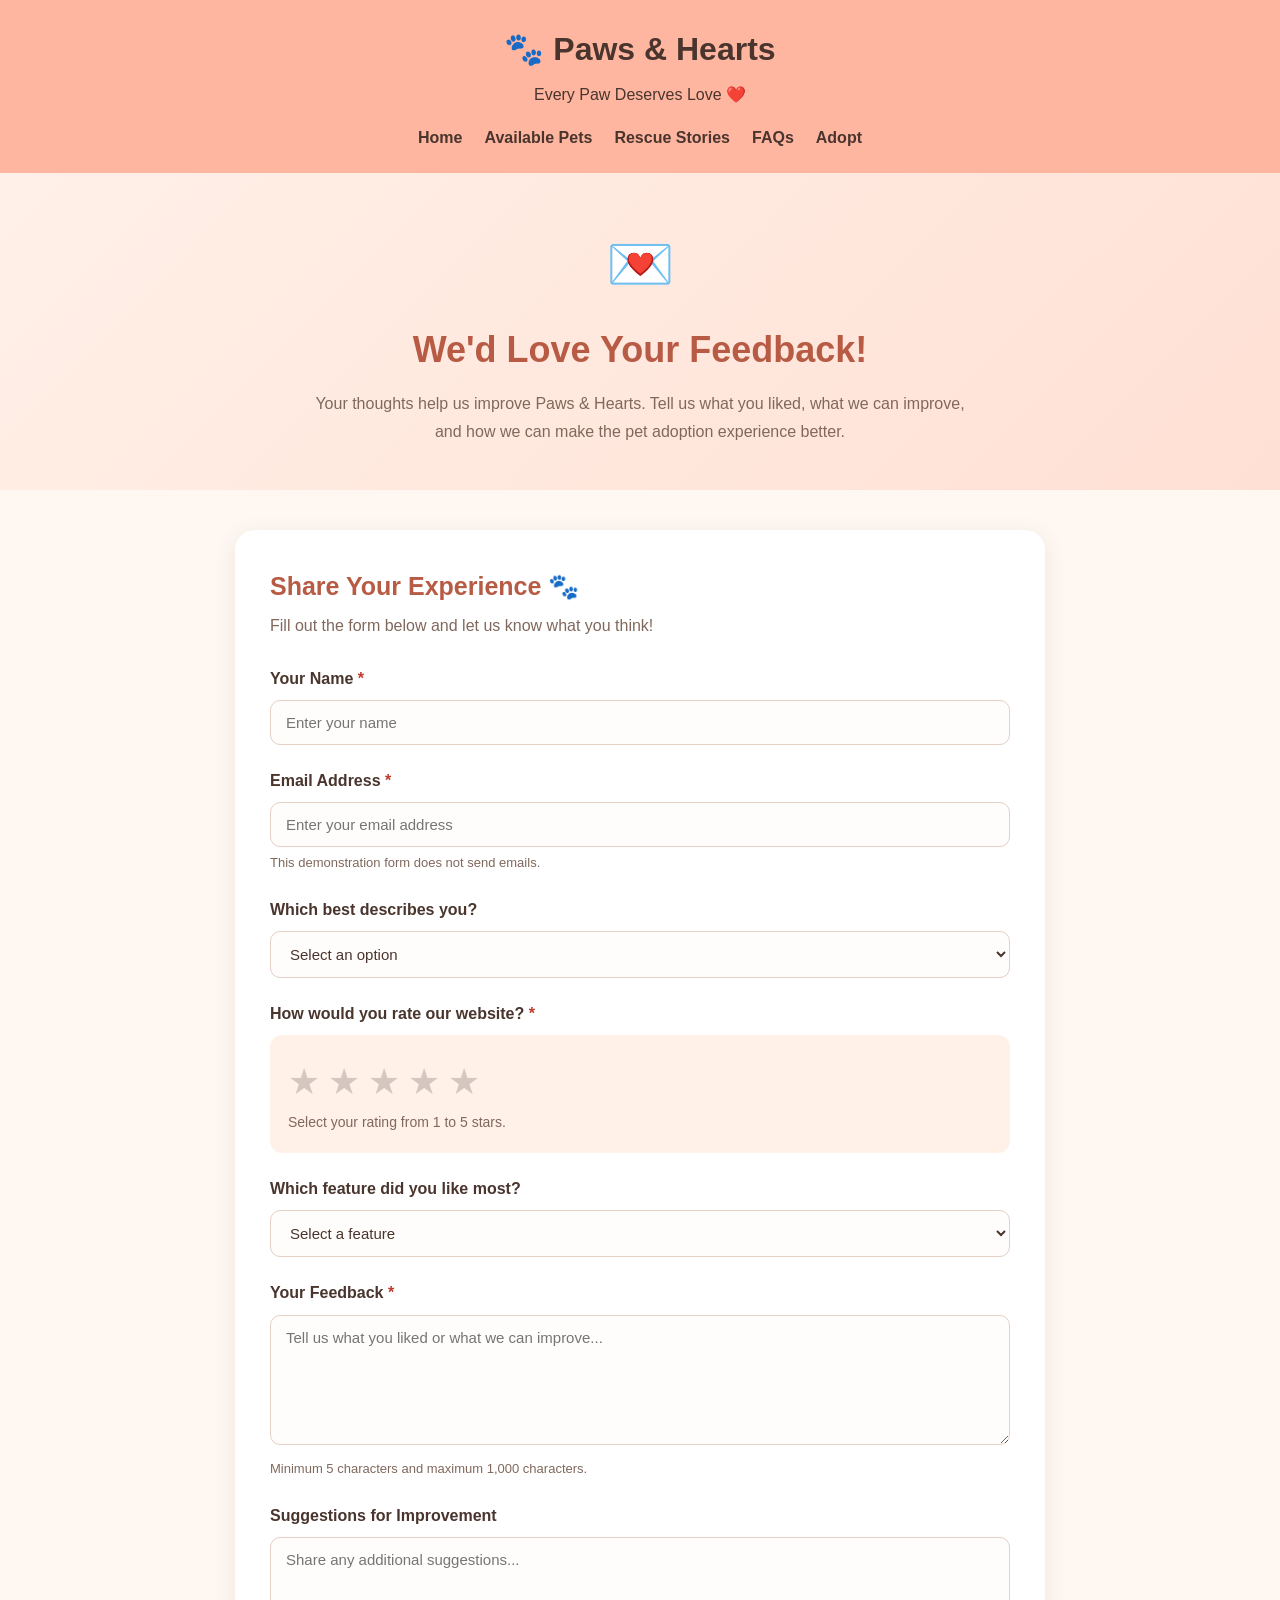
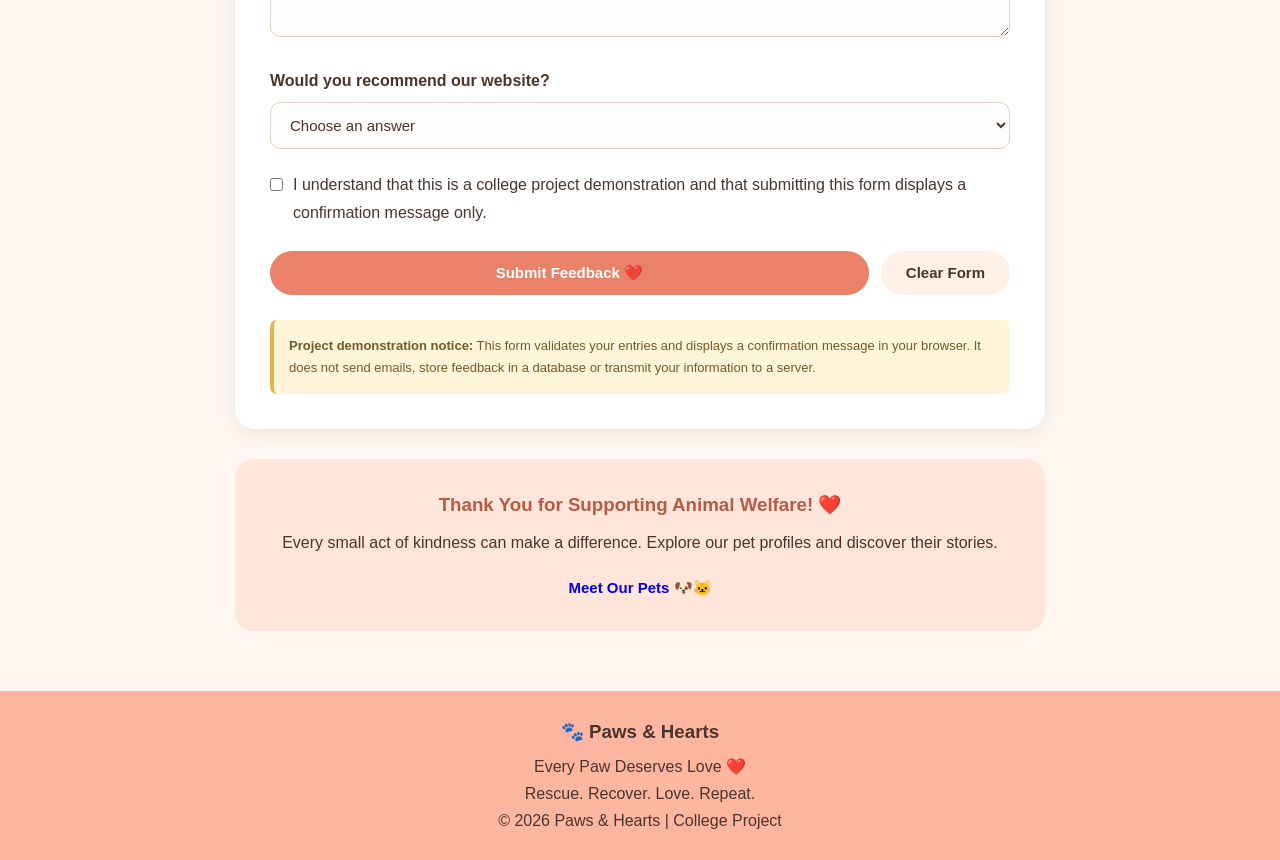
<file: feedback.html>
<!DOCTYPE html>
<html lang="en">

<head>
    <meta charset="UTF-8">
    <meta name="viewport" content="width=device-width, initial-scale=1.0">

    <title>Feedback | Paws & Hearts</title>

    <style>
        * {
            margin: 0;
            padding: 0;
            box-sizing: border-box;
        }

        :root {
            --primary: #b75b45;
            --accent: #e98269;
            --background: #fff8f2;
            --soft: #fff0e8;
            --text: #49352d;
            --muted: #80685d;
        }

        body {
            font-family: Arial, sans-serif;
            background: var(--background);
            color: var(--text);
            line-height: 1.7;
        }

        /* HEADER */

        header {
            background: #ffb6a0;
            padding: 22px 7%;
            text-align: center;
        }

        header h1 {
            font-size: 32px;
        }

        header p {
            margin: 5px 0 15px;
        }

        nav {
            display: flex;
            justify-content: center;
            flex-wrap: wrap;
            gap: 22px;
        }

        nav a {
            text-decoration: none;
            color: var(--text);
            font-weight: bold;
            transition: 0.3s;
        }

        nav a:hover {
            color: white;
        }

        /* HERO */

        .hero {
            text-align: center;
            padding: 45px 20px;
            background: linear-gradient(
                135deg,
                #fff0e8,
                #ffe0d4
            );
        }

        .hero .icon {
            font-size: 55px;
            margin-bottom: 8px;
        }

        .hero h2 {
            color: var(--primary);
            font-size: 36px;
            margin-bottom: 10px;
        }

        .hero p {
            max-width: 650px;
            margin: auto;
            color: var(--muted);
        }

        /* MAIN */

        .container {
            max-width: 850px;
            margin: 40px auto 60px;
            padding: 0 20px;
        }

        .feedback-card {
            background: white;
            padding: 35px;
            border-radius: 20px;
            box-shadow: 0 5px 22px rgba(80, 50, 35, 0.10);
        }

        .feedback-card h3 {
            color: var(--primary);
            font-size: 25px;
            margin-bottom: 5px;
        }

        .intro {
            color: var(--muted);
            margin-bottom: 25px;
        }

        /* FORM */

        .form-group {
            margin-bottom: 22px;
        }

        label {
            display: block;
            font-weight: bold;
            margin-bottom: 8px;
        }

        input,
        select,
        textarea {
            width: 100%;
            padding: 13px 15px;
            border: 1px solid #e6cfc5;
            border-radius: 10px;
            font-family: Arial, sans-serif;
            font-size: 15px;
            background: #fffdfb;
            color: var(--text);
            outline: none;
            transition: 0.3s;
        }

        input:focus,
        select:focus,
        textarea:focus {
            border-color: var(--accent);
            box-shadow: 0 0 0 3px rgba(233, 130, 105, 0.13);
        }

        textarea {
            resize: vertical;
            min-height: 130px;
        }

        .required {
            color: #c0392b;
        }

        .hint {
            display: block;
            font-size: 13px;
            color: var(--muted);
            margin-top: 5px;
        }

        /* STAR RATING */

        .rating-box {
            background: var(--soft);
            padding: 18px;
            border-radius: 12px;
        }

        .stars {
            display: flex;
            gap: 8px;
            margin: 8px 0;
        }

        .star {
            border: none;
            background: transparent;
            color: #d5c6bf;
            font-size: 36px;
            cursor: pointer;
            transition: 0.2s;
            padding: 0;
        }

        .star:hover {
            transform: scale(1.12);
        }

        .star.selected {
            color: #ffb52e;
        }

        #ratingText {
            font-size: 14px;
            color: var(--muted);
        }

        /* CHECKBOX */

        .checkbox-row {
            display: flex;
            align-items: flex-start;
            gap: 10px;
        }

        .checkbox-row input {
            width: auto;
            margin-top: 7px;
        }

        .checkbox-row label {
            font-weight: normal;
            margin: 0;
        }

        /* BUTTONS */

        .button-row {
            display: flex;
            flex-wrap: wrap;
            gap: 12px;
            margin-top: 25px;
        }

        .button {
            border: none;
            border-radius: 30px;
            padding: 13px 25px;
            font-size: 15px;
            font-weight: bold;
            text-decoration: none;
            text-align: center;
            cursor: pointer;
            transition: 0.3s;
        }

        .submit-button {
            background: var(--accent);
            color: white;
            flex: 1;
        }

        .submit-button:hover {
            background: var(--primary);
            transform: translateY(-2px);
        }

        .reset-button {
            background: var(--soft);
            color: var(--text);
        }

        .reset-button:hover {
            background: #f8d8ca;
        }

        /* SUCCESS MESSAGE */

        .success-message {
            display: none;
            background: #e6f7e9;
            border: 1px solid #b7e4c0;
            color: #245d32;
            border-radius: 14px;
            padding: 22px;
            text-align: center;
            margin-top: 25px;
        }

        .success-message h3 {
            color: #245d32;
            margin-bottom: 8px;
        }

        .success-icon {
            font-size: 45px;
        }

        /* PRIVACY NOTE */

        .privacy-note {
            background: #fff5d9;
            border-left: 4px solid #e5b44f;
            padding: 15px;
            border-radius: 7px;
            font-size: 13px;
            margin-top: 25px;
            color: #725a2d;
        }

        /* BOTTOM CARD */

        .bottom-card {
            text-align: center;
            padding: 30px 20px;
            margin-top: 30px;
            background: #ffe5da;
            border-radius: 18px;
        }

        .bottom-card h3 {
            color: var(--primary);
            margin-bottom: 8px;
        }

        .bottom-card p {
            margin-bottom: 18px;
        }

        /* FOOTER */

        footer {
            background: #ffb6a0;
            text-align: center;
            padding: 25px 15px;
        }

        footer h3 {
            margin-bottom: 5px;
        }

        /* RESPONSIVE */

        @media (max-width: 600px) {

            header h1 {
                font-size: 27px;
            }

            nav {
                gap: 12px;
            }

            nav a {
                font-size: 14px;
            }

            .hero h2 {
                font-size: 29px;
            }

            .container {
                margin-top: 25px;
            }

            .feedback-card {
                padding: 23px 18px;
            }

            .feedback-card h3 {
                font-size: 22px;
            }

            .star {
                font-size: 32px;
            }

            .button-row {
                flex-direction: column;
            }

            .button-row .button {
                width: 100%;
            }
        }
    </style>

</head>

<body>

    <!-- HEADER -->

    <header>

        <h1>🐾 Paws & Hearts</h1>

        <p>Every Paw Deserves Love ❤️</p>

        <nav>
            <a href="index.html">Home</a>
            <a href="pets.html">Available Pets</a>
            <a href="rescue.html">Rescue Stories</a>
            <a href="questions.html">FAQs</a>
            <a href="adopt.html">Adopt</a>
        </nav>

    </header>


    <!-- HERO SECTION -->

    <section class="hero">

        <div class="icon">💌</div>

        <h2>We'd Love Your Feedback!</h2>

        <p>
            Your thoughts help us improve Paws & Hearts.
            Tell us what you liked, what we can improve,
            and how we can make the pet adoption experience better.
        </p>

    </section>


    <!-- FEEDBACK FORM -->

    <main class="container">

        <section class="feedback-card">

            <h3>Share Your Experience 🐾</h3>

            <p class="intro">
                Fill out the form below and let us know what you think!
            </p>


            <form id="feedbackForm">

                <!-- NAME -->

                <div class="form-group">

                    <label for="name">
                        Your Name <span class="required">*</span>
                    </label>

                    <input
                        type="text"
                        id="name"
                        name="name"
                        placeholder="Enter your name"
                        minlength="2"
                        maxlength="60"
                        autocomplete="name"
                        required
                    >

                </div>


                <!-- EMAIL -->

                <div class="form-group">

                    <label for="email">
                        Email Address <span class="required">*</span>
                    </label>

                    <input
                        type="email"
                        id="email"
                        name="email"
                        placeholder="Enter your email address"
                        maxlength="120"
                        autocomplete="email"
                        required
                    >

                    <span class="hint">
                        This demonstration form does not send emails.
                    </span>

                </div>


                <!-- VISITOR TYPE -->

                <div class="form-group">

                    <label for="visitorType">
                        Which best describes you?
                    </label>

                    <select id="visitorType" name="visitorType">

                        <option value="">Select an option</option>

                        <option value="Potential Adopter">
                            Potential Adopter
                        </option>

                        <option value="Pet Owner">
                            Pet Owner
                        </option>

                        <option value="Animal Lover">
                            Animal Lover
                        </option>

                        <option value="Student">
                            Student
                        </option>

                        <option value="Other">
                            Other
                        </option>

                    </select>

                </div>


                <!-- RATING -->

                <div class="form-group">

                    <label>
                        How would you rate our website?
                        <span class="required">*</span>
                    </label>

                    <div class="rating-box">

                        <div
                            class="stars"
                            id="stars"
                            role="group"
                            aria-label="Website rating"
                        >

                            <button
                                type="button"
                                class="star"
                                data-rating="1"
                                aria-label="1 star"
                                aria-pressed="false"
                            >★</button>

                            <button
                                type="button"
                                class="star"
                                data-rating="2"
                                aria-label="2 stars"
                                aria-pressed="false"
                            >★</button>

                            <button
                                type="button"
                                class="star"
                                data-rating="3"
                                aria-label="3 stars"
                                aria-pressed="false"
                            >★</button>

                            <button
                                type="button"
                                class="star"
                                data-rating="4"
                                aria-label="4 stars"
                                aria-pressed="false"
                            >★</button>

                            <button
                                type="button"
                                class="star"
                                data-rating="5"
                                aria-label="5 stars"
                                aria-pressed="false"
                            >★</button>

                        </div>

                        <p id="ratingText" aria-live="polite">
                            Select your rating from 1 to 5 stars.
                        </p>

                        <input
                            type="hidden"
                            id="rating"
                            name="rating"
                            value=""
                        >

                    </div>

                </div>


                <!-- FAVOURITE FEATURE -->

                <div class="form-group">

                    <label for="favouriteFeature">
                        Which feature did you like most?
                    </label>

                    <select
                        id="favouriteFeature"
                        name="favouriteFeature"
                    >

                        <option value="">Select a feature</option>

                        <option value="Pet Listings">
                            Pet Listings
                        </option>

                        <option value="Rescue Stories">
                            Rescue Stories
                        </option>

                        <option value="Adoption Form">
                            Adoption Form
                        </option>

                        <option value="Frequently Asked Questions">
                            Frequently Asked Questions
                        </option>

                        <option value="Website Design">
                            Website Design
                        </option>

                        <option value="Other">
                            Other
                        </option>

                    </select>

                </div>


                <!-- COMMENTS -->

                <div class="form-group">

                    <label for="comments">
                        Your Feedback <span class="required">*</span>
                    </label>

                    <textarea
                        id="comments"
                        name="comments"
                        placeholder="Tell us what you liked or what we can improve..."
                        minlength="5"
                        maxlength="1000"
                        required
                    ></textarea>

                    <span class="hint">
                        Minimum 5 characters and maximum 1,000 characters.
                    </span>

                </div>


                <!-- SUGGESTIONS -->

                <div class="form-group">

                    <label for="suggestions">
                        Suggestions for Improvement
                    </label>

                    <textarea
                        id="suggestions"
                        name="suggestions"
                        placeholder="Share any additional suggestions..."
                        maxlength="1000"
                        style="min-height: 100px;"
                    ></textarea>

                </div>


                <!-- RECOMMENDATION -->

                <div class="form-group">

                    <label for="recommend">
                        Would you recommend our website?
                    </label>

                    <select id="recommend" name="recommend">

                        <option value="">Choose an answer</option>

                        <option value="Definitely">
                            Definitely!
                        </option>

                        <option value="Maybe">
                            Maybe
                        </option>

                        <option value="No">
                            Not at the moment
                        </option>

                    </select>

                </div>


                <!-- CONSENT -->

                <div class="form-group checkbox-row">

                    <input
                        type="checkbox"
                        id="consent"
                        name="consent"
                    >

                    <label for="consent">
                        I understand that this is a college project
                        demonstration and that submitting this form
                        displays a confirmation message only.
                    </label>

                </div>


                <!-- BUTTONS -->

                <div class="button-row">

                    <button
                        type="submit"
                        class="button submit-button"
                    >
                        Submit Feedback ❤️
                    </button>

                    <button
                        type="reset"
                        class="button reset-button"
                    >
                        Clear Form
                    </button>

                </div>

            </form>


            <!-- SUCCESS MESSAGE -->

            <div
                class="success-message"
                id="successMessage"
                role="status"
                aria-live="polite"
            >

                <div class="success-icon">🎉🐾</div>

                <h3>Thank You for Your Feedback!</h3>

                <p id="thankYouText">
                    Your feedback is valuable to us.
                </p>

                <p>
                    Your support helps spread kindness and awareness
                    about responsible pet adoption.
                </p>

            </div>


            <!-- DEMONSTRATION NOTICE -->

            <div class="privacy-note">

                <strong>Project demonstration notice:</strong>

                This form validates your entries and displays a
                confirmation message in your browser. It does not
                send emails, store feedback in a database or transmit
                your information to a server.

            </div>

        </section>


        <!-- BOTTOM CARD -->

        <section class="bottom-card">

            <h3>Thank You for Supporting Animal Welfare! ❤️</h3>

            <p>
                Every small act of kindness can make a difference.
                Explore our pet profiles and discover their stories.
            </p>

            <a href="pets.html" class="button">
                Meet Our Pets 🐶🐱
            </a>

        </section>

    </main>


    <!-- FOOTER -->

    <footer>

        <h3>🐾 Paws & Hearts</h3>

        <p>Every Paw Deserves Love ❤️</p>

        <p>Rescue. Recover. Love. Repeat.</p>

        <p>© 2026 Paws & Hearts | College Project</p>

    </footer>


    <!-- JAVASCRIPT -->

    <script>

        // STAR RATING SYSTEM

        const starButtons = document.querySelectorAll(".star");

        const ratingInput = document.getElementById("rating");

        const ratingText = document.getElementById("ratingText");

        const ratingMessages = {
            1: "⭐ Needs significant improvement",
            2: "⭐⭐ Could be better",
            3: "⭐⭐⭐ Good experience",
            4: "⭐⭐⭐⭐ Very good experience",
            5: "⭐⭐⭐⭐⭐ Excellent experience!"
        };

        let selectedRating = 0;


        function updateStars(rating) {

            starButtons.forEach(function(star) {

                const value = Number(star.dataset.rating);

                star.classList.toggle(
                    "selected",
                    value <= rating
                );

                star.setAttribute(
                    "aria-pressed",
                    String(value === rating)
                );

            });

        }


        starButtons.forEach(function(star) {

            star.addEventListener("click", function() {

                selectedRating = Number(star.dataset.rating);

                ratingInput.value = selectedRating;

                ratingText.textContent =
                    ratingMessages[selectedRating];

                updateStars(selectedRating);

            });

        });


        // FEEDBACK FORM SUBMISSION

        const feedbackForm = document.getElementById("feedbackForm");

        const successMessage =
            document.getElementById("successMessage");

        const thankYouText =
            document.getElementById("thankYouText");


        feedbackForm.addEventListener("submit", function(event) {

            event.preventDefault();

            if (selectedRating === 0) {

                alert("Please select a star rating before submitting.");

                document.getElementById("stars").scrollIntoView({
                    behavior: "smooth",
                    block: "center"
                });

                return;

            }


            const name = document.getElementById("name").value.trim();

            const consent = document.getElementById("consent").checked;


            if (!consent) {

                alert(
                    "Please confirm that you understand this project demonstration."
                );

                document.getElementById("consent").focus();

                return;

            }


            if (name.length < 2) {

                alert("Please enter a valid name.");

                document.getElementById("name").focus();

                return;

            }


            thankYouText.textContent =
                "Thank you, " + name +
                "! You gave our website " +
                selectedRating + " out of 5 stars.";


            successMessage.style.display = "block";


            successMessage.scrollIntoView({
                behavior: "smooth",
                block: "center"
            });

        });


        // RESET THE FORM

        feedbackForm.addEventListener("reset", function() {

            selectedRating = 0;

            ratingInput.value = "";

            updateStars(0);

            ratingText.textContent =
                "Select your rating from 1 to 5 stars.";

            successMessage.style.display = "none";

        });

    </script>

</body>

</html>
</file>
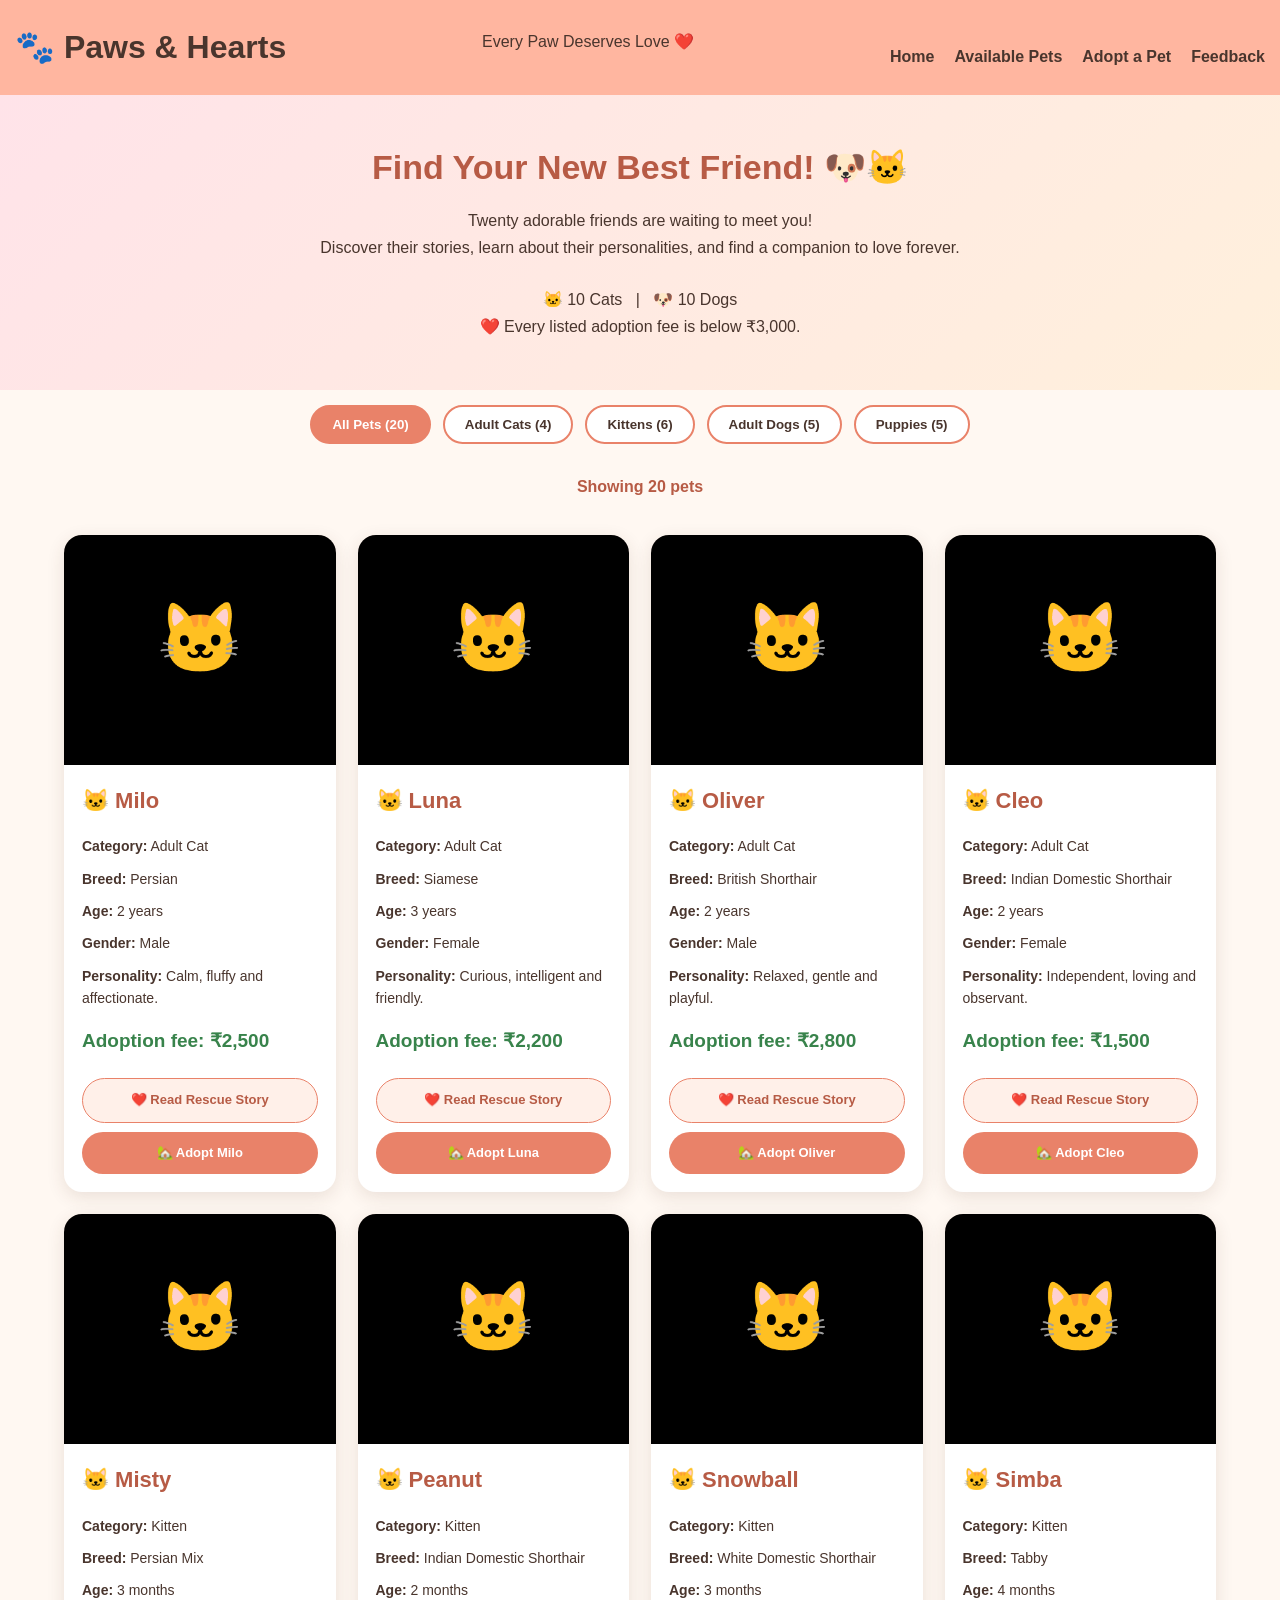
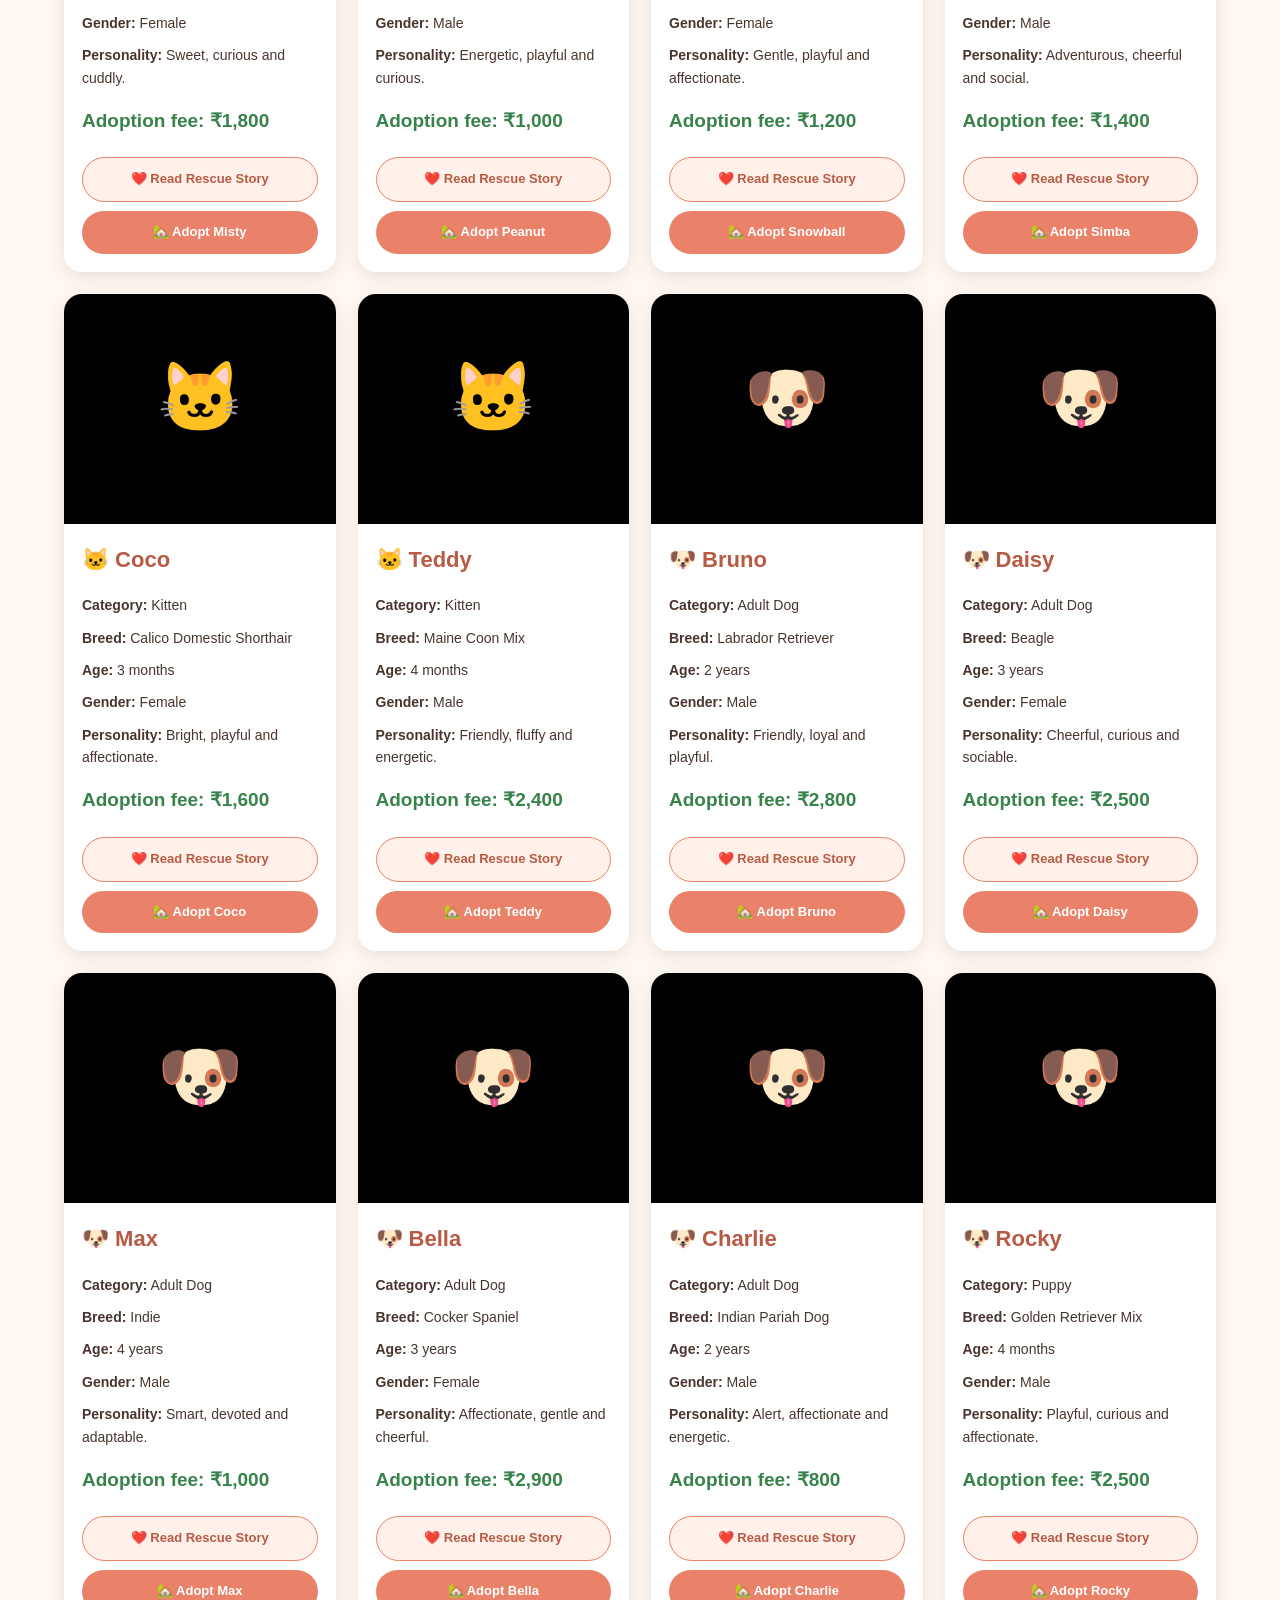
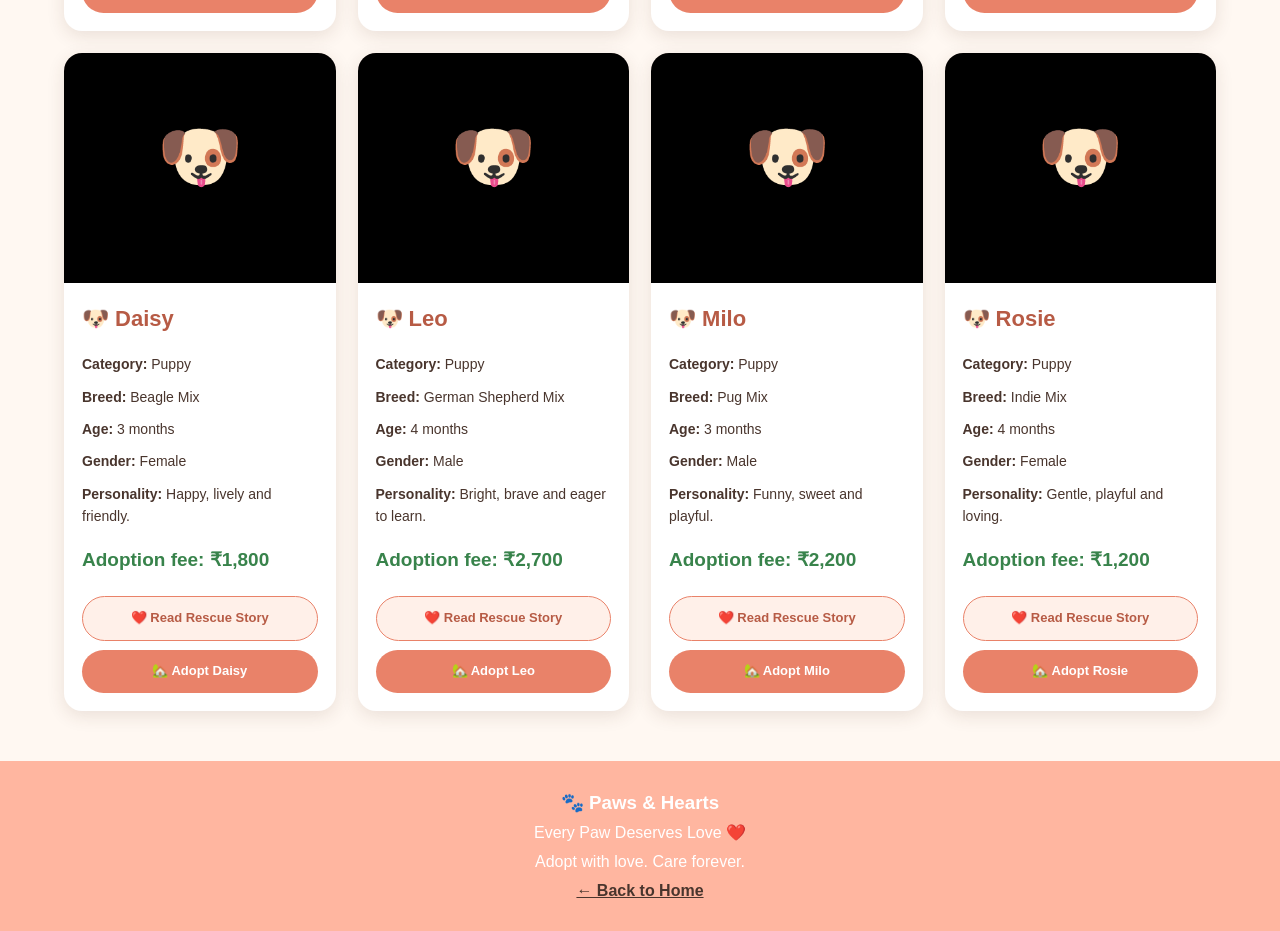
<file: pets.html>
<!DOCTYPE html>
<html lang="en">
<head>
    <meta charset="UTF-8">
    <meta name="viewport" content="width=device-width, initial-scale=1.0">

    <title>Available Pets | Paws & Hearts</title>

    <link rel="stylesheet" href="style.css">

    <style>
        * {
            box-sizing: border-box;
        }

        body {
            margin: 0;
            font-family: Arial, sans-serif;
            background: #fff8f2;
            color: #49352d;
        }

        header {
            background: #ffb6a0;
            padding: 22px 15px;
            text-align: center;
        }

        header h1 {
            margin: 0;
            font-size: 32px;
        }

        header p {
            margin-bottom: 12px;
        }

        nav {
            display: flex;
            flex-wrap: wrap;
            justify-content: center;
            gap: 20px;
            margin-top: 18px;
        }

        nav a {
            color: #49352d;
            text-decoration: none;
            font-weight: bold;
        }

        nav a:hover {
            color: white;
        }

        .hero {
            padding: 45px 20px 25px;
            text-align: center;
        }

        .hero h2 {
            color: #b75b45;
            font-size: 34px;
            margin-bottom: 12px;
        }

        .hero p {
            font-size: 16px;
            line-height: 1.7;
        }

        .filter-container {
            display: flex;
            justify-content: center;
            flex-wrap: wrap;
            gap: 12px;
            padding: 15px;
        }

        .filter-btn {
            background: white;
            border: 2px solid #e98269;
            color: #49352d;
            padding: 10px 20px;
            border-radius: 25px;
            cursor: pointer;
            font-weight: bold;
        }

        .filter-btn:hover,
        .filter-btn.active {
            background: #e98269;
            color: white;
        }

        .pet-count {
            text-align: center;
            margin: 15px;
            color: #b75b45;
            font-weight: bold;
        }

        .pets-grid {
            display: grid;
            grid-template-columns: repeat(4, minmax(0, 1fr));
            gap: 22px;
            padding: 20px 5% 50px;
            max-width: 1600px;
            margin: auto;
        }

        .pet-card {
            background: white;
            border-radius: 18px;
            overflow: hidden;
            box-shadow: 0 5px 18px rgba(80, 50, 35, 0.12);
            transition: transform 0.25s;
            display: flex;
            flex-direction: column;
        }

        .pet-card:hover {
            transform: translateY(-5px);
        }

        .pet-image {
            width: 100%;
            height: 190px;
            object-fit: cover;
            background: #ffe6dc;
        }

        .pet-info {
            padding: 18px;
            display: flex;
            flex-direction: column;
            flex-grow: 1;
        }

        .pet-info h3 {
            color: #b75b45;
            font-size: 22px;
            margin: 0 0 12px;
        }

        .pet-info p {
            font-size: 14px;
            line-height: 1.6;
            margin: 5px 0;
        }

        .pet-price {
            font-size: 19px !important;
            font-weight: bold;
            color: #38834b;
            margin-top: 12px !important;
        }

        .pet-buttons {
            display: flex;
            flex-direction: column;
            gap: 9px;
            margin-top: auto;
            padding-top: 16px;
        }

        .pet-btn {
            display: block;
            text-align: center;
            text-decoration: none;
            border-radius: 24px;
            padding: 11px 8px;
            font-weight: bold;
            font-size: 13px;
        }

        .story-btn {
            background: #fff0e9;
            color: #b75b45;
            border: 1px solid #e98269;
        }

        .adopt-btn {
            background: #e98269;
            color: white;
        }

        .story-btn:hover {
            background: #ffe0d3;
        }

        .adopt-btn:hover {
            background: #b75b45;
        }

        .empty-message {
            text-align: center;
            grid-column: 1 / -1;
            padding: 30px;
        }

        footer {
            background: #ffb6a0;
            text-align: center;
            padding: 25px 15px;
            line-height: 1.8;
        }

        footer a {
            color: #49352d;
            font-weight: bold;
        }

        @media (max-width: 1100px) {
            .pets-grid {
                grid-template-columns: repeat(3, minmax(0, 1fr));
            }
        }

        @media (max-width: 750px) {
            .pets-grid {
                grid-template-columns: repeat(2, minmax(0, 1fr));
                padding-left: 4%;
                padding-right: 4%;
                gap: 14px;
            }

            .pet-image {
                height: 160px;
            }

            .pet-info {
                padding: 12px;
            }
        }

        @media (max-width: 450px) {
            .pets-grid {
                grid-template-columns: 1fr;
                max-width: 340px;
            }

            .hero h2 {
                font-size: 27px;
            }

            .pet-image {
                height: 220px;
            }
        }
    </style>
</head>

<body>

<header>
    <h1>🐾 Paws & Hearts</h1>
    <p>Every Paw Deserves Love ❤️</p>

    <nav>
        <a href="index.html">Home</a>
        <a href="pets.html">Available Pets</a>
        <a href="adopt.html">Adopt a Pet</a>
        <a href="feedback.html">Feedback</a>
    </nav>
</header>

<section class="hero">
    <h2>Find Your New Best Friend! 🐶🐱</h2>

    <p>
        Twenty adorable friends are waiting to meet you!<br>
        Discover their stories, learn about their personalities,
        and find a companion to love forever.
    </p>

    <p>
        🐱 10 Cats &nbsp; | &nbsp; 🐶 10 Dogs<br>
        ❤️ Every listed adoption fee is below ₹3,000.
    </p>
</section>

<div class="filter-container">
    <button class="filter-btn active" data-filter="all">All Pets (20)</button>
    <button class="filter-btn" data-filter="adult-cat">Adult Cats (4)</button>
    <button class="filter-btn" data-filter="kitten">Kittens (6)</button>
    <button class="filter-btn" data-filter="adult-dog">Adult Dogs (5)</button>
    <button class="filter-btn" data-filter="puppy">Puppies (5)</button>
</div>

<p class="pet-count" id="petCount">Showing 20 pets</p>

<main class="pets-grid" id="petsGrid"></main>

<footer>
    <h3>🐾 Paws & Hearts</h3>
    <p>Every Paw Deserves Love ❤️</p>
    <p>Adopt with love. Care forever.</p>
    <a href="index.html">← Back to Home</a>
</footer>

<script>
    const pets = [
        {
            id: "cat01",
            name: "Milo",
            type: "adult-cat",
            category: "Adult Cat",
            breed: "Persian",
            age: "2 years",
            gender: "Male",
            price: 2500,
            image: "https://images.unsplash.com/photo-1573865526739-10659fec78a5?w=500",
            personality: "Calm, fluffy and affectionate.",
            story: "Milo was found alone near a residential building. A caring volunteer helped him find shelter, food and veterinary attention. Once he felt safe, his gentle and affectionate personality began to shine. Milo now hopes to find a peaceful home where he can be loved.",
            fallback: "🐱"
        },
        {
            id: "cat02",
            name: "Luna",
            type: "adult-cat",
            category: "Adult Cat",
            breed: "Siamese",
            age: "3 years",
            gender: "Female",
            price: 2200,
            image: "https://images.unsplash.com/photo-1514888286974-6c03e2ca1dba?w=500",
            personality: "Curious, intelligent and friendly.",
            story: "Luna was discovered wandering around a quiet street. A local animal rescuer brought her somewhere safe and made sure she received food and care. Luna gradually became comfortable around people and now enjoys attention. She is ready to meet a family that will give her patience and affection.",
            fallback: "🐱"
        },
        {
            id: "cat03",
            name: "Oliver",
            type: "adult-cat",
            category: "Adult Cat",
            breed: "British Shorthair",
            age: "2 years",
            gender: "Male",
            price: 2800,
            image: "https://images.unsplash.com/photo-1533743983669-94fa5c4338ec?w=500",
            personality: "Relaxed, gentle and playful.",
            story: "Oliver was brought to a rescue centre after being found without an owner. With regular meals, a comfortable resting place and gentle attention, he grew more confident. Oliver likes a calm environment and occasional playtime. He is looking for a responsible family that will keep him safe.",
            fallback: "🐱"
        },
        {
            id: "cat04",
            name: "Cleo",
            type: "adult-cat",
            category: "Adult Cat",
            breed: "Indian Domestic Shorthair",
            age: "2 years",
            gender: "Female",
            price: 1500,
            image: "https://images.unsplash.com/photo-1518791841217-8f162f1e1131?w=500",
            personality: "Independent, loving and observant.",
            story: "Cleo was spotted looking for food near a group of houses. A kind-hearted volunteer arranged a safe place for her to stay. With time, Cleo became more comfortable and started showing her playful side. She now needs a loving home where her independence and affection are both respected.",
            fallback: "🐱"
        },
        {
            id: "kitten01",
            name: "Misty",
            type: "kitten",
            category: "Kitten",
            breed: "Persian Mix",
            age: "3 months",
            gender: "Female",
            price: 1800,
            image: "https://images.unsplash.com/photo-1514888286974-6c03e2ca1dba?w=500",
            personality: "Sweet, curious and cuddly.",
            story: "Misty was found in a sheltered corner without her mother nearby. A rescue volunteer made sure she received food and appropriate care. As she grew stronger, Misty began exploring her surroundings and playing with toys. She needs a safe indoor home and a family prepared for kitten care.",
            fallback: "🐱"
        },
        {
            id: "kitten02",
            name: "Peanut",
            type: "kitten",
            category: "Kitten",
            breed: "Indian Domestic Shorthair",
            age: "2 months",
            gender: "Male",
            price: 1000,
            image: "https://images.unsplash.com/photo-1573865526739-10659fec78a5?w=500",
            personality: "Energetic, playful and curious.",
            story: "Peanut was found alone near a garden. A volunteer arranged a warm, safe place for him and made sure his basic needs were met. He soon became interested in toys and new sounds. Peanut is searching for a family that can provide appropriate kitten food, veterinary care and lots of affection.",
            fallback: "🐱"
        },
        {
            id: "kitten03",
            name: "Snowball",
            type: "kitten",
            category: "Kitten",
            breed: "White Domestic Shorthair",
            age: "3 months",
            gender: "Female",
            price: 1200,
            image: "https://images.unsplash.com/photo-1495360010541-f48722b34f7d?w=500",
            personality: "Gentle, playful and affectionate.",
            story: "Snowball was brought to safety after being found outside on her own. A caring volunteer helped provide a secure place, meals and attention. Snowball gradually grew more confident and began enjoying playtime. She is ready for a responsible indoor home with a family who understands the needs of a growing kitten.",
            fallback: "🐱"
        },
        {
            id: "kitten04",
            name: "Simba",
            type: "kitten",
            category: "Kitten",
            breed: "Tabby",
            age: "4 months",
            gender: "Male",
            price: 1400,
            image: "https://images.unsplash.com/photo-1518791841217-8f162f1e1131?w=500",
            personality: "Adventurous, cheerful and social.",
            story: "Simba was discovered hiding near a building during a rainy day. A volunteer helped him reach a safe shelter and arranged for his basic needs. After settling in, Simba became a lively little explorer. He needs a loving family ready to give him regular care, safe play and attention.",
            fallback: "🐱"
        },
        {
            id: "kitten05",
            name: "Coco",
            type: "kitten",
            category: "Kitten",
            breed: "Calico Domestic Shorthair",
            age: "3 months",
            gender: "Female",
            price: 1600,
            image: "https://images.unsplash.com/photo-1495360010541-f48722b34f7d?w=500",
            personality: "Bright, playful and affectionate.",
            story: "Coco was found near a neighbourhood shop and taken to a safe place by an animal-loving volunteer. With food and gentle care, she began to feel secure. Coco loves exploring and playing with small toys. Her future family should provide a safe environment and all the care a young kitten needs.",
            fallback: "🐱"
        },
        {
            id: "kitten06",
            name: "Teddy",
            type: "kitten",
            category: "Kitten",
            breed: "Maine Coon Mix",
            age: "4 months",
            gender: "Male",
            price: 2400,
            image: "https://images.unsplash.com/photo-1573865526739-10659fec78a5?w=500",
            personality: "Friendly, fluffy and energetic.",
            story: "Teddy was brought to a rescue volunteer after being found without a known owner. A safe place and consistent care helped him become more confident. He enjoys exploring his surroundings and meeting friendly people. Teddy hopes to find a family committed to his long-term health and happiness.",
            fallback: "🐱"
        },
        {
            id: "dog01",
            name: "Bruno",
            type: "adult-dog",
            category: "Adult Dog",
            breed: "Labrador Retriever",
            age: "2 years",
            gender: "Male",
            price: 2800,
            image: "https://images.unsplash.com/photo-1552053831-71594a27632d?w=500",
            personality: "Friendly, loyal and playful.",
            story: "Bruno was found wandering near a busy road. A volunteer helped move him to safety and arranged food and care. As he became comfortable, Bruno showed his friendly and playful nature. He now hopes to find a responsible family that can give him exercise, companionship and a permanent home.",
            fallback: "🐶"
        },
        {
            id: "dog02",
            name: "Daisy",
            type: "adult-dog",
            category: "Adult Dog",
            breed: "Beagle",
            age: "3 years",
            gender: "Female",
            price: 2500,
            image: "https://images.unsplash.com/photo-1505628346881-b72b27e84530?w=500",
            personality: "Cheerful, curious and sociable.",
            story: "Daisy was found near a park without an owner nearby. A rescue volunteer helped her get to a safe place and arranged for her basic needs. Daisy soon began enjoying walks and friendly attention. She needs a family willing to provide daily activity, companionship and responsible veterinary care.",
            fallback: "🐶"
        },
        {
            id: "dog03",
            name: "Max",
            type: "adult-dog",
            category: "Adult Dog",
            breed: "Indie",
            age: "4 years",
            gender: "Male",
            price: 1000,
            image: "https://images.unsplash.com/photo-1543466835-00a7907e9de1?w=500",
            personality: "Smart, devoted and adaptable.",
            story: "Max was found looking for food in a residential area. A kind volunteer helped him reach a safer environment. With regular meals and patient attention, Max grew more comfortable with people. He is looking for a family that will offer him kindness, daily care and a secure place to live.",
            fallback: "🐶"
        },
        {
            id: "dog04",
            name: "Bella",
            type: "adult-dog",
            category: "Adult Dog",
            breed: "Cocker Spaniel",
            age: "3 years",
            gender: "Female",
            price: 2900,
            image: "https://images.unsplash.com/photo-1517849845537-4d257902454a?w=500",
            personality: "Affectionate, gentle and cheerful.",
            story: "Bella was found alone near a residential lane and brought to a safe place by a volunteer. She received attention and time to settle in. Bella enjoys being around people and relaxing after a walk. She hopes for a loving home that will provide her with lifelong care.",
            fallback: "🐶"
        },
        {
            id: "dog05",
            name: "Charlie",
            type: "adult-dog",
            category: "Adult Dog",
            breed: "Indian Pariah Dog",
            age: "2 years",
            gender: "Male",
            price: 800,
            image: "https://images.unsplash.com/photo-1518717758536-85ae29035b6d?w=500",
            personality: "Alert, affectionate and energetic.",
            story: "Charlie was found near a market area and helped by an animal rescue volunteer. After reaching a safer environment, he gradually became more trusting and playful. Charlie is looking for a family willing to give him regular exercise, positive training and a secure place to call home.",
            fallback: "🐶"
        },
        {
            id: "puppy01",
            name: "Rocky",
            type: "puppy",
            category: "Puppy",
            breed: "Golden Retriever Mix",
            age: "4 months",
            gender: "Male",
            price: 2500,
            image: "https://images.unsplash.com/photo-1552053831-71594a27632d?w=500",
            personality: "Playful, curious and affectionate.",
            story: "Rocky was found without an owner near a quiet street. A volunteer helped bring him somewhere safe and made sure he received suitable care. Rocky loves exploring and learning. He needs a family prepared for puppy training, vaccinations, daily play and the responsibilities of raising a young dog.",
            fallback: "🐶"
        },
        {
            id: "puppy02",
            name: "Daisy",
            type: "puppy",
            category: "Puppy",
            breed: "Beagle Mix",
            age: "3 months",
            gender: "Female",
            price: 1800,
            image: "https://images.unsplash.com/photo-1517849845537-4d257902454a?w=500",
            personality: "Happy, lively and friendly.",
            story: "Daisy was brought to a safe place after being discovered alone. A volunteer arranged food, shelter and basic care. She soon began playing and responding to gentle attention. Daisy needs a patient family ready to help her learn, arrange veterinary care and grow into a healthy adult dog.",
            fallback: "🐶"
        },
        {
            id: "puppy03",
            name: "Leo",
            type: "puppy",
            category: "Puppy",
            breed: "German Shepherd Mix",
            age: "4 months",
            gender: "Male",
            price: 2700,
            image: "https://images.unsplash.com/photo-1543466835-00a7907e9de1?w=500",
            personality: "Bright, brave and eager to learn.",
            story: "Leo was found alone near a group of houses and brought to safety. With consistent care, he became more confident and curious about his surroundings. Leo needs a committed family that can provide positive training, exercise, socialisation and regular veterinary attention as he grows.",
            fallback: "🐶"
        },
        {
            id: "puppy04",
            name: "Milo",
            type: "puppy",
            category: "Puppy",
            breed: "Pug Mix",
            age: "3 months",
            gender: "Male",
            price: 2200,
            image: "https://images.unsplash.com/photo-1518717758536-85ae29035b6d?w=500",
            personality: "Funny, sweet and playful.",
            story: "Milo was discovered alone in a neighbourhood and taken to a secure place by a volunteer. After settling in, he started enjoying toys and company. Milo is looking for a caring family prepared to meet a puppy's nutritional, exercise, training and veterinary needs.",
            fallback: "🐶"
        },
        {
            id: "puppy05",
            name: "Rosie",
            type: "puppy",
            category: "Puppy",
            breed: "Indie Mix",
            age: "4 months",
            gender: "Female",
            price: 1200,
            image: "https://images.unsplash.com/photo-1505628346881-b72b27e84530?w=500",
            personality: "Gentle, playful and loving.",
            story: "Rosie was found without a known owner and brought to safety by a kind volunteer. With suitable care and attention, she became more confident and playful. Rosie hopes to join a family that will keep her safe, arrange her veterinary care and give her patience as she grows.",
            fallback: "🐶"
        }
    ];

    const petsGrid = document.getElementById("petsGrid");
    const petCount = document.getElementById("petCount");
    const filterButtons = document.querySelectorAll(".filter-btn");

    function showPets(filter = "all") {
        const filteredPets = filter === "all"
            ? pets
            : pets.filter(pet => pet.type === filter);

        petsGrid.innerHTML = "";

        filteredPets.forEach(pet => {
            const card = document.createElement("article");
            card.className = "pet-card";

            card.innerHTML = `
                <img
                    class="pet-image"
                    src="${pet.image}"
                    alt="${pet.name} the ${pet.breed}"
                    loading="lazy"
                    onerror="this.onerror=null; this.src='data:image/svg+xml;charset=UTF-8,' + encodeURIComponent('<svg xmlns=\\'http://www.w3.org/2000/svg\\' width=\\'400\\' height=\\'250\\'><rect width=\\'100%\\' height=\\'100%\\' fill=\\'%23ffe6dc\\'/><text x=\\'50%\\' y=\\'55%\\' font-size=\\'75\\' text-anchor=\\'middle\\'>${pet.fallback}</text></svg>')"
                >

                <div class="pet-info">
                    <h3>${pet.fallback} ${pet.name}</h3>

                    <p><strong>Category:</strong> ${pet.category}</p>
                    <p><strong>Breed:</strong> ${pet.breed}</p>
                    <p><strong>Age:</strong> ${pet.age}</p>
                    <p><strong>Gender:</strong> ${pet.gender}</p>
                    <p><strong>Personality:</strong> ${pet.personality}</p>

                    <p class="pet-price">
                        Adoption fee: ₹${pet.price.toLocaleString("en-IN")}
                    </p>

                    <div class="pet-buttons">
                        <a class="pet-btn story-btn"
                           href="rescue.html?id=${pet.id}">
                            ❤️ Read Rescue Story
                        </a>

                        <a class="pet-btn adopt-btn"
                           href="adopt.html?id=${pet.id}">
                            🏡 Adopt ${pet.name}
                        </a>
                    </div>
                </div>
            `;

            petsGrid.appendChild(card);
        });

        petCount.textContent = `Showing ${filteredPets.length} pet${filteredPets.length === 1 ? "" : "s"}`;
    }

    filterButtons.forEach(button => {
        button.addEventListener("click", () => {
            filterButtons.forEach(btn => btn.classList.remove("active"));
            button.classList.add("active");
            showPets(button.dataset.filter);
        });
    });

    showPets();
</script>

</body>
</html>
</file>
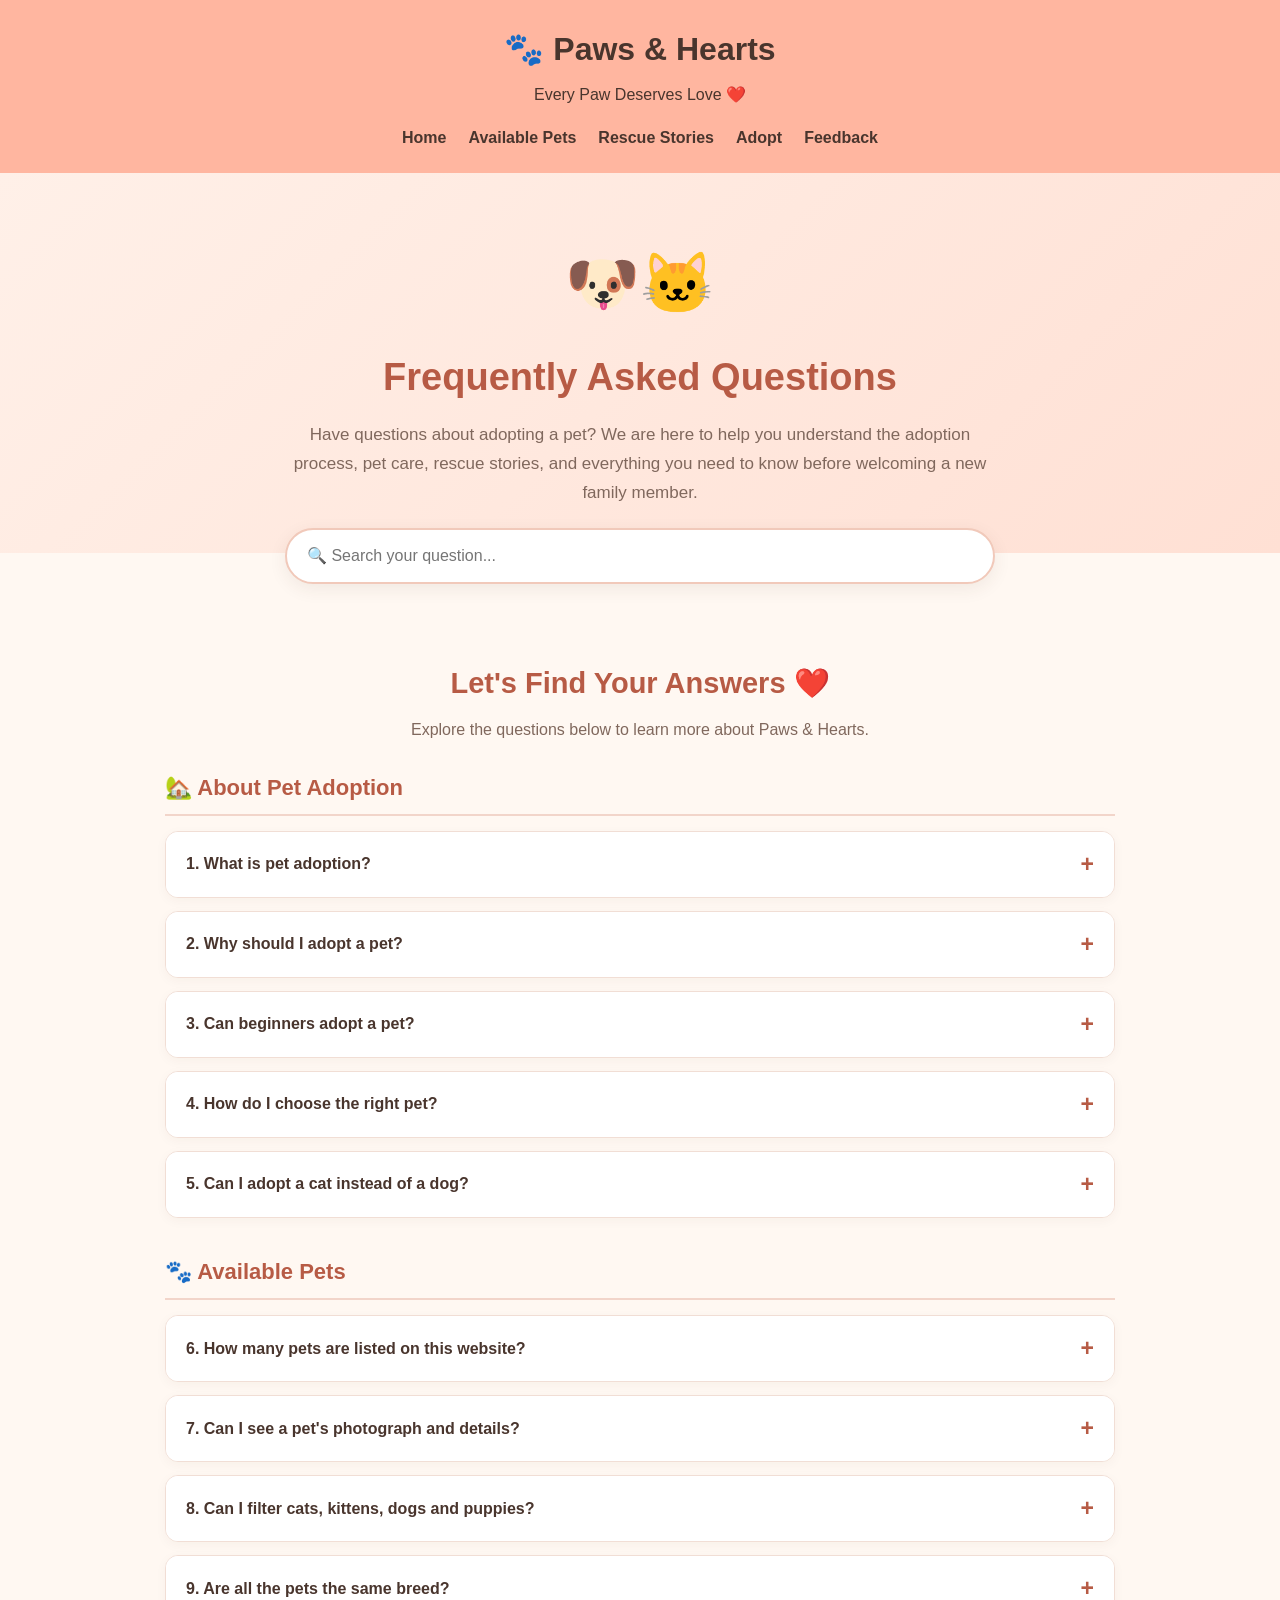
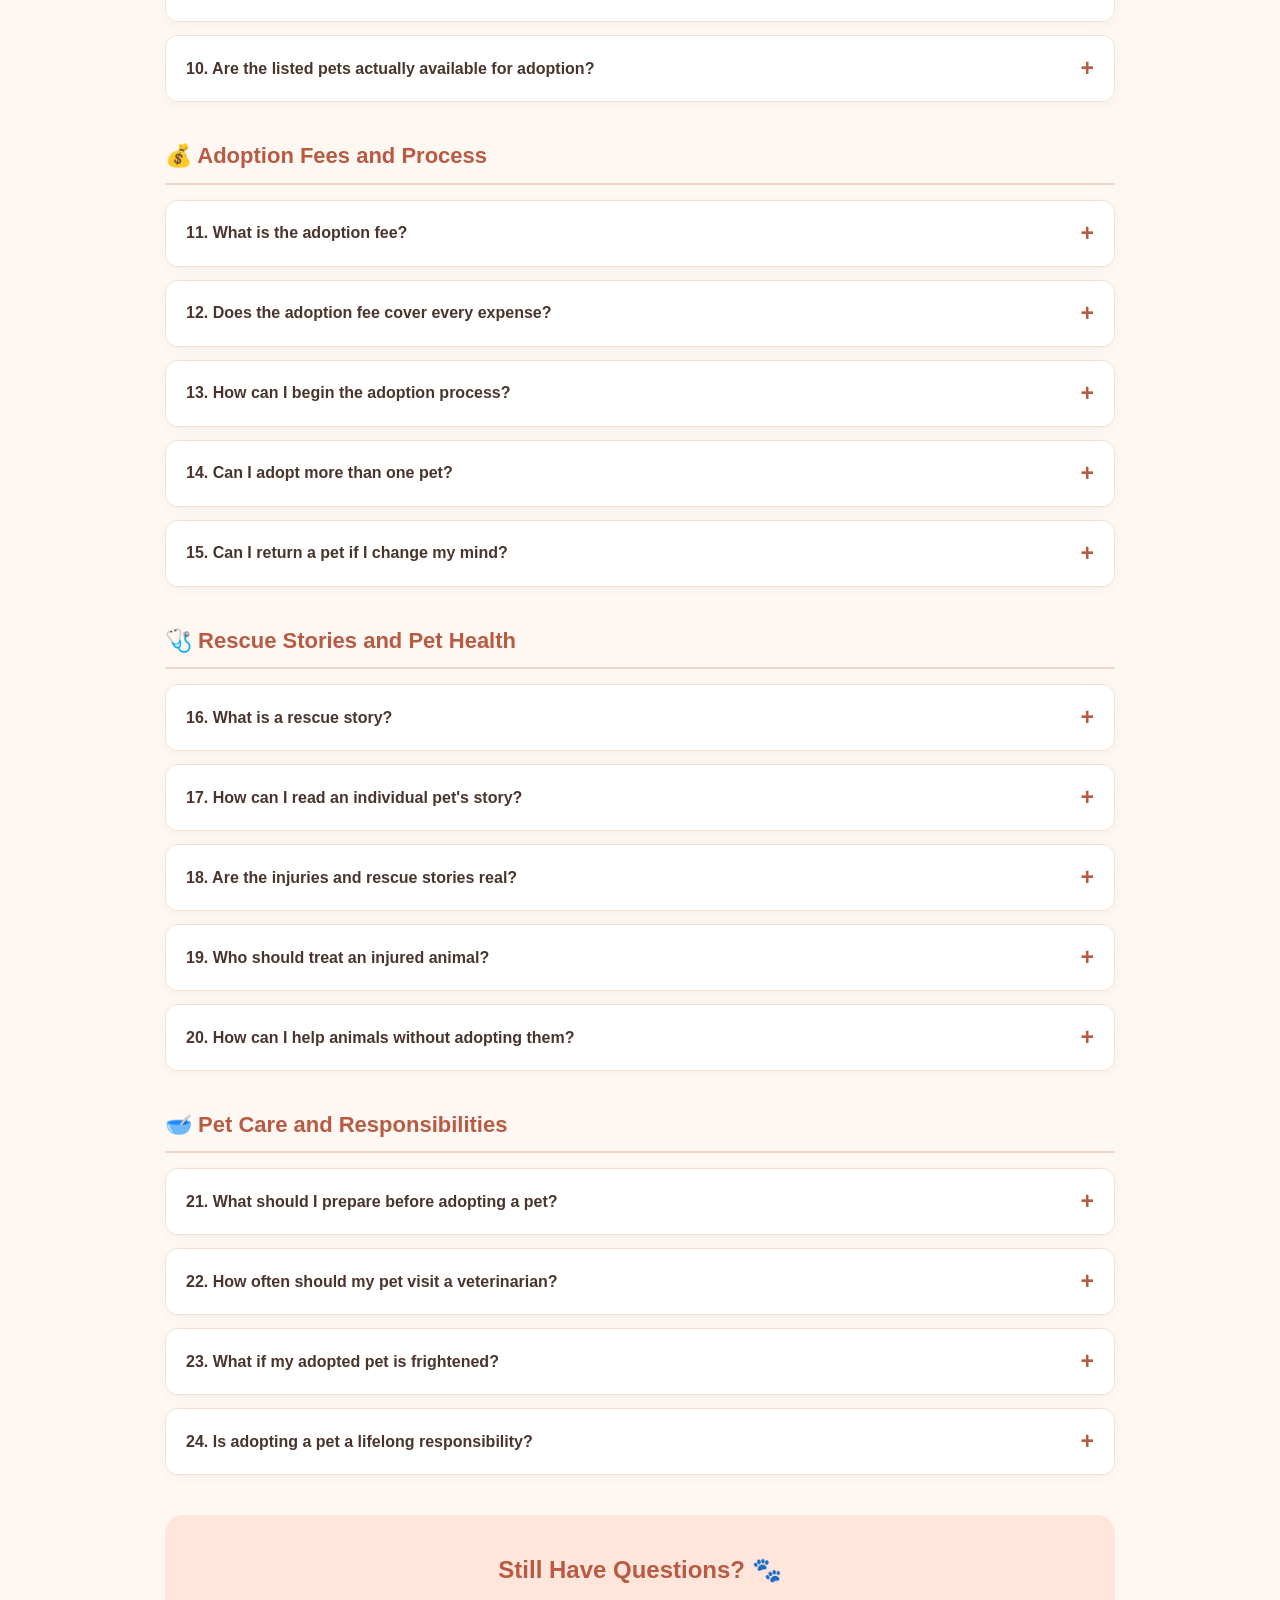
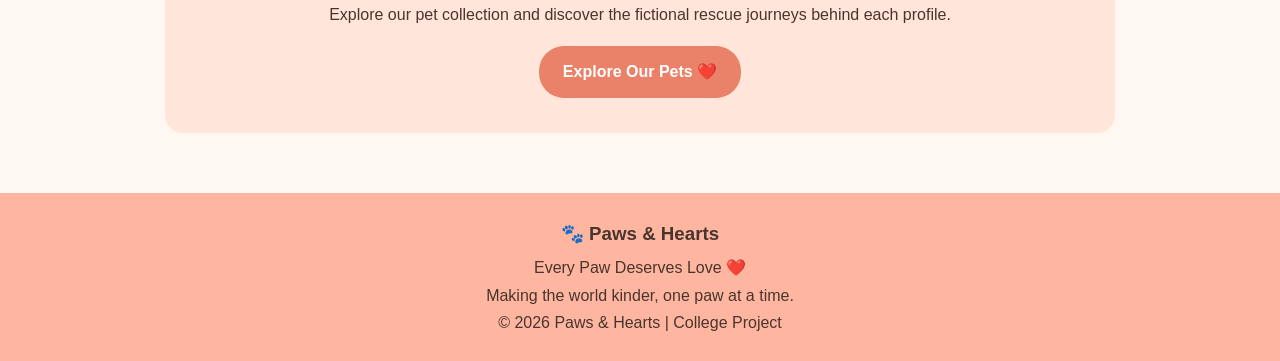
<file: questions.html>
<!DOCTYPE html>
<html lang="en">

<head>
    <meta charset="UTF-8">
    <meta name="viewport" content="width=device-width, initial-scale=1.0">

    <title>Frequently Asked Questions | Paws & Hearts</title>

    <style>
        * {
            margin: 0;
            padding: 0;
            box-sizing: border-box;
        }

        :root {
            --primary: #b75b45;
            --accent: #e98269;
            --background: #fff8f2;
            --soft: #fff0e8;
            --text: #49352d;
            --muted: #80685d;
        }

        body {
            font-family: Arial, sans-serif;
            background: var(--background);
            color: var(--text);
            line-height: 1.7;
        }

        /* HEADER */

        header {
            background: #ffb6a0;
            padding: 22px 7%;
            text-align: center;
        }

        header h1 {
            font-size: 32px;
        }

        header p {
            margin: 5px 0 15px;
        }

        nav {
            display: flex;
            justify-content: center;
            flex-wrap: wrap;
            gap: 22px;
        }

        nav a {
            text-decoration: none;
            color: var(--text);
            font-weight: bold;
            transition: 0.3s;
        }

        nav a:hover {
            color: white;
        }

        /* HERO SECTION */

        .hero {
            text-align: center;
            padding: 60px 7% 45px;
            background: linear-gradient(
                135deg,
                #fff0e8,
                #ffe0d4
            );
        }

        .hero .icon {
            font-size: 60px;
            margin-bottom: 10px;
        }

        .hero h2 {
            font-size: 38px;
            color: var(--primary);
            margin-bottom: 12px;
        }

        .hero p {
            max-width: 700px;
            margin: auto;
            color: var(--muted);
            font-size: 17px;
        }

        /* SEARCH */

        .search-section {
            max-width: 750px;
            margin: -25px auto 35px;
            padding: 0 20px;
            position: relative;
        }

        .search-box {
            width: 100%;
            padding: 17px 20px;
            border: 2px solid #f1c9ba;
            border-radius: 35px;
            font-size: 16px;
            outline: none;
            background: white;
            box-shadow: 0 5px 18px rgba(80, 50, 35, 0.08);
        }

        .search-box:focus {
            border-color: var(--accent);
        }

        /* MAIN CONTENT */

        .container {
            max-width: 1000px;
            margin: auto;
            padding: 10px 25px 60px;
        }

        .section-heading {
            text-align: center;
            color: var(--primary);
            font-size: 29px;
            margin: 30px 0 8px;
        }

        .section-description {
            text-align: center;
            color: var(--muted);
            margin-bottom: 25px;
        }

        /* FAQ CATEGORIES */

        .category {
            margin-bottom: 35px;
        }

        .category-title {
            font-size: 22px;
            color: var(--primary);
            margin-bottom: 15px;
            padding-bottom: 8px;
            border-bottom: 2px solid #f2d5ca;
        }

        /* QUESTION CARDS */

        .faq-item {
            background: white;
            border-radius: 13px;
            margin-bottom: 13px;
            border: 1px solid #f1ded5;
            overflow: hidden;
            box-shadow: 0 3px 12px rgba(80, 50, 35, 0.04);
        }

        .faq-question {
            width: 100%;
            border: none;
            background: white;
            color: var(--text);
            padding: 19px 20px;
            text-align: left;
            font-size: 16px;
            font-weight: bold;
            cursor: pointer;
            display: flex;
            justify-content: space-between;
            align-items: center;
            gap: 15px;
        }

        .faq-question:hover {
            background: #fffaf7;
        }

        .faq-question .symbol {
            font-size: 23px;
            color: var(--primary);
            flex-shrink: 0;
            transition: transform 0.3s;
        }

        .faq-item.active .symbol {
            transform: rotate(45deg);
        }

        .faq-answer {
            display: none;
            padding: 0 20px 20px;
            color: var(--muted);
        }

        .faq-item.active .faq-answer {
            display: block;
        }

        .faq-answer strong {
            color: var(--primary);
        }

        /* NO RESULTS */

        .no-results {
            display: none;
            text-align: center;
            padding: 35px 15px;
            background: white;
            border-radius: 15px;
            margin-bottom: 25px;
        }

        .no-results h3 {
            color: var(--primary);
            margin-bottom: 8px;
        }

        /* CONTACT CARD */

        .contact-card {
            text-align: center;
            background: #ffe5da;
            padding: 35px 20px;
            border-radius: 18px;
            margin-top: 40px;
        }

        .contact-card h2 {
            color: var(--primary);
            margin-bottom: 10px;
        }

        .contact-card p {
            margin-bottom: 18px;
        }

        .button {
            display: inline-block;
            text-decoration: none;
            background: var(--accent);
            color: white;
            padding: 12px 24px;
            border-radius: 25px;
            font-weight: bold;
            transition: 0.3s;
        }

        .button:hover {
            background: var(--primary);
            transform: translateY(-2px);
        }

        /* FOOTER */

        footer {
            background: #ffb6a0;
            padding: 25px 15px;
            text-align: center;
        }

        footer h3 {
            margin-bottom: 5px;
        }

        /* RESPONSIVE DESIGN */

        @media (max-width: 600px) {

            header h1 {
                font-size: 27px;
            }

            nav {
                gap: 12px;
            }

            nav a {
                font-size: 14px;
            }

            .hero {
                padding: 45px 20px;
            }

            .hero h2 {
                font-size: 29px;
            }

            .hero p {
                font-size: 15px;
            }

            .container {
                padding: 10px 15px 40px;
            }

            .section-heading {
                font-size: 25px;
            }

            .faq-question {
                padding: 16px;
                font-size: 15px;
            }

            .faq-answer {
                padding: 0 16px 17px;
            }
        }
    </style>
</head>

<body>

    <!-- HEADER -->

    <header>

        <h1>🐾 Paws & Hearts</h1>

        <p>Every Paw Deserves Love ❤️</p>

        <nav>
            <a href="index.html">Home</a>
            <a href="pets.html">Available Pets</a>
            <a href="rescue.html">Rescue Stories</a>
            <a href="adopt.html">Adopt</a>
            <a href="feedback.html">Feedback</a>
        </nav>

    </header>


    <!-- HERO -->

    <section class="hero">

        <div class="icon">🐶🐱</div>

        <h2>Frequently Asked Questions</h2>

        <p>
            Have questions about adopting a pet?
            We are here to help you understand the adoption process,
            pet care, rescue stories, and everything you need to know
            before welcoming a new family member.
        </p>

    </section>


    <!-- SEARCH -->

    <div class="search-section">

        <input
            type="text"
            id="searchInput"
            class="search-box"
            placeholder="🔍 Search your question..."
            aria-label="Search frequently asked questions"
        >

    </div>


    <!-- FAQ CONTENT -->

    <main class="container">

        <h2 class="section-heading">
            Let's Find Your Answers ❤️
        </h2>

        <p class="section-description">
            Explore the questions below to learn more about Paws & Hearts.
        </p>


        <div id="noResults" class="no-results">

            <h3>🐾 No Questions Found</h3>

            <p>
                We couldn't find a matching question.
                Try searching with different words.
            </p>

        </div>


        <!-- CATEGORY 1 -->

        <section class="category">

            <h3 class="category-title">
                🏡 About Pet Adoption
            </h3>


            <div class="faq-item">

                <button class="faq-question" aria-expanded="false">
                    <span>1. What is pet adoption?</span>
                    <span class="symbol">+</span>
                </button>

                <div class="faq-answer">
                    <p>
                        Pet adoption means welcoming an animal into your
                        family and taking responsibility for its care.
                        Instead of purchasing a pet, you provide a home
                        to an animal that needs one.
                    </p>
                </div>

            </div>


            <div class="faq-item">

                <button class="faq-question" aria-expanded="false">
                    <span>2. Why should I adopt a pet?</span>
                    <span class="symbol">+</span>
                </button>

                <div class="faq-answer">
                    <p>
                        Adoption gives an animal an opportunity to live
                        in a safe and caring environment. It also
                        encourages responsible pet ownership and helps
                        raise awareness about animal welfare.
                    </p>
                </div>

            </div>


            <div class="faq-item">

                <button class="faq-question" aria-expanded="false">
                    <span>3. Can beginners adopt a pet?</span>
                    <span class="symbol">+</span>
                </button>

                <div class="faq-answer">
                    <p>
                        Yes! Beginners can adopt a pet if they understand
                        its needs and are ready to provide food, shelter,
                        exercise, veterinary care, patience and affection.
                        Choosing a pet whose needs match your lifestyle
                        is important.
                    </p>
                </div>

            </div>


            <div class="faq-item">

                <button class="faq-question" aria-expanded="false">
                    <span>4. How do I choose the right pet?</span>
                    <span class="symbol">+</span>
                </button>

                <div class="faq-answer">
                    <p>
                        Consider your daily schedule, available space,
                        budget, experience and the animal's temperament.
                        Puppies and kittens often require considerable
                        supervision, while adult animals may have more
                        established personalities.
                    </p>
                </div>

            </div>


            <div class="faq-item">

                <button class="faq-question" aria-expanded="false">
                    <span>5. Can I adopt a cat instead of a dog?</span>
                    <span class="symbol">+</span>
                </button>

                <div class="faq-answer">
                    <p>
                        Absolutely! Paws & Hearts features both cats and
                        dogs. Cats need appropriate food, clean litter,
                        safe surroundings, enrichment and veterinary care.
                        Dogs also need exercise, training, companionship
                        and suitable daily activities.
                    </p>
                </div>

            </div>

        </section>


        <!-- CATEGORY 2 -->

        <section class="category">

            <h3 class="category-title">
                🐾 Available Pets
            </h3>


            <div class="faq-item">

                <button class="faq-question" aria-expanded="false">
                    <span>6. How many pets are listed on this website?</span>
                    <span class="symbol">+</span>
                </button>

                <div class="faq-answer">
                    <p>
                        The college project displays 20 sample pets:
                        10 cats and 10 dogs. The collection includes
                        adult cats, kittens, adult dogs and puppies.
                    </p>
                </div>

            </div>


            <div class="faq-item">

                <button class="faq-question" aria-expanded="false">
                    <span>7. Can I see a pet's photograph and details?</span>
                    <span class="symbol">+</span>
                </button>

                <div class="faq-answer">
                    <p>
                        Yes. Visit the Available Pets page to explore
                        pet cards containing details such as name, breed,
                        age, gender, personality and sample adoption fee.
                        The displayed photographs are illustrative and
                        may not depict the exact listed animal.
                    </p>
                </div>

            </div>


            <div class="faq-item">

                <button class="faq-question" aria-expanded="false">
                    <span>8. Can I filter cats, kittens, dogs and puppies?</span>
                    <span class="symbol">+</span>
                </button>

                <div class="faq-answer">
                    <p>
                        The website's pet listing can provide category
                        filters so visitors can browse adult cats,
                        kittens, adult dogs and puppies separately.
                        Use the available category buttons on the
                        Available Pets page.
                    </p>
                </div>

            </div>


            <div class="faq-item">

                <button class="faq-question" aria-expanded="false">
                    <span>9. Are all the pets the same breed?</span>
                    <span class="symbol">+</span>
                </button>

                <div class="faq-answer">
                    <p>
                        No. The sample collection contains several
                        breeds and mixed-breed animals. Breed descriptions
                        are provided to make browsing informative,
                        although appearance alone cannot reliably confirm
                        an animal's breed.
                    </p>
                </div>

            </div>


            <div class="faq-item">

                <button class="faq-question" aria-expanded="false">
                    <span>10. Are the listed pets actually available for adoption?</span>
                    <span class="symbol">+</span>
                </button>

                <div class="faq-answer">
                    <p>
                        This website is a college project demonstration.
                        The listed animals and their profiles are sample
                        content. Actual availability, identity, health
                        records and adoption arrangements must be verified
                        with a genuine rescue organisation.
                    </p>
                </div>

            </div>

        </section>


        <!-- CATEGORY 3 -->

        <section class="category">

            <h3 class="category-title">
                💰 Adoption Fees and Process
            </h3>


            <div class="faq-item">

                <button class="faq-question" aria-expanded="false">
                    <span>11. What is the adoption fee?</span>
                    <span class="symbol">+</span>
                </button>

                <div class="faq-answer">
                    <p>
                        Each pet profile displays a sample adoption fee
                        below ₹3,000 for this college project.
                        These amounts are illustrative values, not
                        verified charges from a real shelter.
                    </p>
                </div>

            </div>


            <div class="faq-item">

                <button class="faq-question" aria-expanded="false">
                    <span>12. Does the adoption fee cover every expense?</span>
                    <span class="symbol">+</span>
                </button>

                <div class="faq-answer">
                    <p>
                        Not necessarily. In a real adoption, the
                        arrangement depends on the organisation.
                        Food, grooming, vaccinations, parasite prevention,
                        medical treatment and other continuing expenses
                        may need to be budgeted separately.
                    </p>
                </div>

            </div>


            <div class="faq-item">

                <button class="faq-question" aria-expanded="false">
                    <span>13. How can I begin the adoption process?</span>
                    <span class="symbol">+</span>
                </button>

                <div class="faq-answer">
                    <p>
                        Browse the Available Pets page, choose an animal,
                        read its profile and rescue story, and use the
                        Adopt button to visit the adoption form.
                        In a real adoption, the rescue organisation
                        would then verify details and explain its
                        application and approval process.
                    </p>
                </div>

            </div>


            <div class="faq-item">

                <button class="faq-question" aria-expanded="false">
                    <span>14. Can I adopt more than one pet?</span>
                    <span class="symbol">+</span>
                </button>

                <div class="faq-answer">
                    <p>
                        Adopting more than one pet may be possible,
                        but each animal needs sufficient attention,
                        space, food and veterinary care. Their
                        compatibility should also be considered.
                        A genuine rescue organisation may have its
                        own adoption requirements.
                    </p>
                </div>

            </div>


            <div class="faq-item">

                <button class="faq-question" aria-expanded="false">
                    <span>15. Can I return a pet if I change my mind?</span>
                    <span class="symbol">+</span>
                </button>

                <div class="faq-answer">
                    <p>
                        Adoption should be treated as a long-term
                        responsibility. If a serious problem arises,
                        contact the original rescue organisation
                        immediately and discuss safe options.
                        Never abandon or harm an animal.
                    </p>
                </div>

            </div>

        </section>


        <!-- CATEGORY 4 -->

        <section class="category">

            <h3 class="category-title">
                🩺 Rescue Stories and Pet Health
            </h3>


            <div class="faq-item">

                <button class="faq-question" aria-expanded="false">
                    <span>16. What is a rescue story?</span>
                    <span class="symbol">+</span>
                </button>

                <div class="faq-answer">
                    <p>
                        A rescue story describes an animal's fictional
                        background in this project, its physical condition,
                        the care it receives, its recovery journey and
                        its current status.
                    </p>
                </div>

            </div>


            <div class="faq-item">

                <button class="faq-question" aria-expanded="false">
                    <span>17. How can I read an individual pet's story?</span>
                    <span class="symbol">+</span>
                </button>

                <div class="faq-answer">
                    <p>
                        Open the Available Pets page and select the
                        rescue-story link associated with a particular
                        animal. The rescue page uses the selected pet's
                        ID to display its individual story.
                    </p>
                </div>

            </div>


            <div class="faq-item">

                <button class="faq-question" aria-expanded="false">
                    <span>18. Are the injuries and rescue stories real?</span>
                    <span class="symbol">+</span>
                </button>

                <div class="faq-answer">
                    <p>
                        No. The rescue histories, physical conditions,
                        treatment plans and recovery statuses are
                        fictional examples created for this college
                        project. The photographs are illustrative
                        animal images, not verified injury photographs
                        or actual veterinary records.
                    </p>
                </div>

            </div>


            <div class="faq-item">

                <button class="faq-question" aria-expanded="false">
                    <span>19. Who should treat an injured animal?</span>
                    <span class="symbol">+</span>
                </button>

                <div class="faq-answer">
                    <p>
                        A qualified veterinarian should examine and
                        treat an injured or unwell animal. Avoid giving
                        human medicines or applying unapproved treatments.
                        Seek prompt professional help for serious wounds,
                        breathing difficulties, severe weakness or other
                        urgent symptoms.
                    </p>
                </div>

            </div>


            <div class="faq-item">

                <button class="faq-question" aria-expanded="false">
                    <span>20. How can I help animals without adopting them?</span>
                    <span class="symbol">+</span>
                </button>

                <div class="faq-answer">
                    <p>
                        You can support reputable animal welfare groups,
                        volunteer when appropriate, donate approved
                        supplies, share verified adoption notices
                        or help connect animals with responsible
                        rescue organisations.
                    </p>
                </div>

            </div>

        </section>


        <!-- CATEGORY 5 -->

        <section class="category">

            <h3 class="category-title">
                🥣 Pet Care and Responsibilities
            </h3>


            <div class="faq-item">

                <button class="faq-question" aria-expanded="false">
                    <span>21. What should I prepare before adopting a pet?</span>
                    <span class="symbol">+</span>
                </button>

                <div class="faq-answer">
                    <p>
                        Prepare suitable food, fresh water, a safe
                        sleeping area, appropriate bowls, cleaning
                        supplies and necessary enrichment.
                        Cats also need litter facilities, while dogs
                        need suitable exercise and training.
                        Arrange veterinary care before bringing
                        your new companion home.
                    </p>
                </div>

            </div>


            <div class="faq-item">

                <button class="faq-question" aria-expanded="false">
                    <span>22. How often should my pet visit a veterinarian?</span>
                    <span class="symbol">+</span>
                </button>

                <div class="faq-answer">
                    <p>
                        The schedule depends on the animal's age,
                        health and medical history. Puppies and kittens
                        need age-appropriate preventive care, while
                        adult animals also benefit from routine
                        check-ups. Ask a veterinarian to recommend
                        an appropriate schedule.
                    </p>
                </div>

            </div>


            <div class="faq-item">

                <button class="faq-question" aria-expanded="false">
                    <span>23. What if my adopted pet is frightened?</span>
                    <span class="symbol">+</span>
                </button>

                <div class="faq-answer">
                    <p>
                        Give your pet a quiet, safe space and allow it
                        time to adjust. Use gentle handling, predictable
                        routines and positive reinforcement.
                        Avoid forcing interactions, and consult a
                        veterinarian or qualified behaviour professional
                        if the fear is severe or persistent.
                    </p>
                </div>

            </div>


            <div class="faq-item">

                <button class="faq-question" aria-expanded="false">
                    <span>24. Is adopting a pet a lifelong responsibility?</span>
                    <span class="symbol">+</span>
                </button>

                <div class="faq-answer">
                    <p>
                        Yes. Pets depend on their caregivers for
                        daily care, safety, companionship and
                        veterinary attention throughout their lives.
                        Before adopting, consider whether you can
                        meet those needs over the long term.
                    </p>
                </div>

            </div>

        </section>


        <!-- CONTACT -->

        <section class="contact-card">

            <h2>Still Have Questions? 🐾</h2>

            <p>
                Explore our pet collection and discover the
                fictional rescue journeys behind each profile.
            </p>

            <a href="pets.html" class="button">
                Explore Our Pets ❤️
            </a>

        </section>

    </main>


    <!-- FOOTER -->

    <footer>

        <h3>🐾 Paws & Hearts</h3>

        <p>Every Paw Deserves Love ❤️</p>

        <p>
            Making the world kinder, one paw at a time.
        </p>

        <p>
            © 2026 Paws & Hearts | College Project
        </p>

    </footer>


    <!-- JAVASCRIPT -->

    <script>

        // Expand or collapse FAQ answers.

        const questions = document.querySelectorAll(".faq-question");

        questions.forEach(function(button) {

            button.addEventListener("click", function() {

                const item = button.closest(".faq-item");
                const isOpen = item.classList.contains("active");

                item.classList.toggle("active");

                button.setAttribute(
                    "aria-expanded",
                    String(!isOpen)
                );

            });

        });


        // Search questions and answers.

        const searchInput = document.getElementById("searchInput");
        const faqItems = document.querySelectorAll(".faq-item");
        const categories = document.querySelectorAll(".category");
        const noResults = document.getElementById("noResults");

        searchInput.addEventListener("input", function() {

            const searchText = searchInput.value
                .trim()
                .toLowerCase();

            let visibleCount = 0;

            faqItems.forEach(function(item) {

                const searchableText = item.textContent.toLowerCase();

                const matches = searchableText.includes(searchText);

                item.style.display = matches ? "block" : "none";

                if (matches) {
                    visibleCount++;
                }

            });

            // Hide category headings when their questions are hidden.

            categories.forEach(function(category) {

                const visibleItems = Array.from(
                    category.querySelectorAll(".faq-item")
                ).filter(function(item) {

                    return item.style.display !== "none";

                });

                category.style.display =
                    visibleItems.length > 0 ? "block" : "none";

            });

            noResults.style.display =
                visibleCount === 0 ? "block" : "none";

        });

    </script>

</body>

</html>
</file>
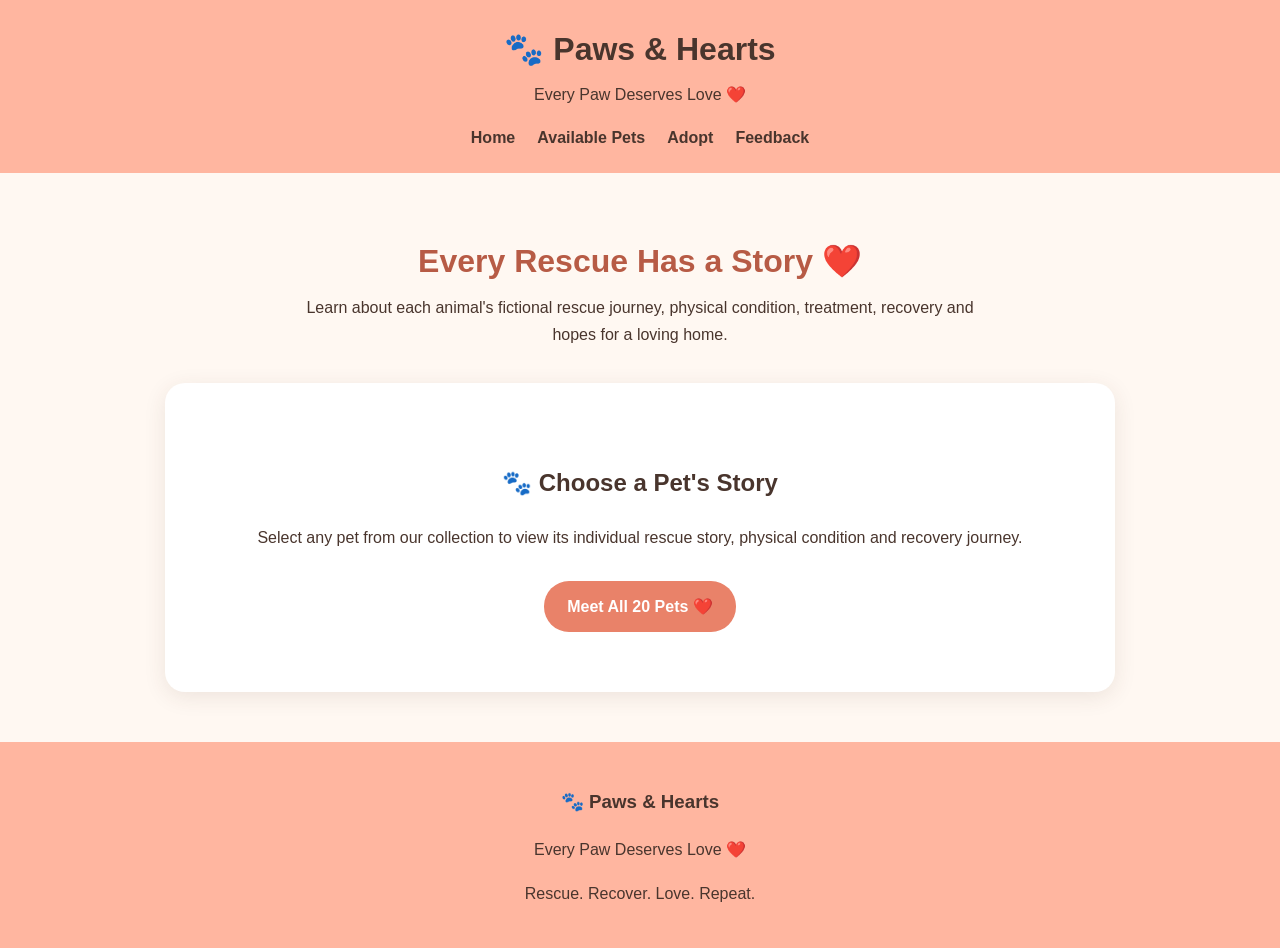
<file: rescue.html>
<!DOCTYPE html>
<html lang="en">
<head>
    <meta charset="UTF-8">
    <meta name="viewport" content="width=device-width, initial-scale=1.0">

    <title>Rescue Stories | Paws & Hearts</title>

    <style>
        * {
            box-sizing: border-box;
        }

        :root {
            --primary: #b75b45;
            --accent: #e98269;
            --background: #fff8f2;
            --soft: #fff0e8;
            --text: #49352d;
            --green: #34784a;
        }

        body {
            margin: 0;
            font-family: Arial, sans-serif;
            background: var(--background);
            color: var(--text);
            line-height: 1.7;
        }

        header {
            background: #ffb6a0;
            padding: 22px 15px;
            text-align: center;
        }

        header h1 {
            margin: 0;
            font-size: 32px;
        }

        header p {
            margin: 5px 0 15px;
        }

        nav {
            display: flex;
            justify-content: center;
            flex-wrap: wrap;
            gap: 22px;
        }

        nav a {
            color: var(--text);
            text-decoration: none;
            font-weight: bold;
        }

        nav a:hover {
            color: white;
        }

        .page-heading {
            text-align: center;
            padding: 35px 15px 10px;
        }

        .page-heading h2 {
            color: var(--primary);
            font-size: 32px;
            margin-bottom: 5px;
        }

        .page-heading p {
            max-width: 700px;
            margin: auto;
        }

        .story-container {
            max-width: 950px;
            margin: 25px auto 50px;
            padding: 30px;
            background: white;
            border-radius: 20px;
            box-shadow: 0 5px 22px rgba(80, 50, 35, 0.10);
        }

        .pet-title {
            text-align: center;
            color: var(--primary);
            font-size: 32px;
            margin: 0;
        }

        .pet-subtitle {
            text-align: center;
            color: #80685d;
            margin-top: 5px;
        }

        .main-photo {
            width: 100%;
            max-height: 400px;
            object-fit: cover;
            border-radius: 16px;
            background: var(--soft);
            margin: 20px 0;
        }

        .status-row {
            display: flex;
            justify-content: center;
            flex-wrap: wrap;
            gap: 10px;
            margin: 15px 0 25px;
        }

        .badge {
            padding: 7px 14px;
            border-radius: 20px;
            font-size: 13px;
            font-weight: bold;
            background: var(--soft);
        }

        .status-badge {
            color: var(--green);
            background: #e5f5e9;
        }

        .details-grid {
            display: grid;
            grid-template-columns: repeat(3, minmax(0, 1fr));
            gap: 12px;
            margin: 25px 0;
        }

        .detail {
            background: var(--soft);
            border-radius: 12px;
            padding: 15px;
            overflow-wrap: anywhere;
        }

        .detail span {
            display: block;
            font-size: 13px;
            color: #80685d;
        }

        .detail strong {
            font-size: 16px;
        }

        .story-section {
            border-top: 1px solid #f0ded5;
            padding: 20px 0;
        }

        .story-section h3 {
            color: var(--primary);
            margin: 0 0 12px;
            font-size: 23px;
        }

        .story-section p {
            margin: 8px 0;
            white-space: pre-line;
        }

        .condition-list {
            display: grid;
            grid-template-columns: repeat(2, minmax(0, 1fr));
            gap: 15px;
            margin-top: 18px;
        }

        .condition-card {
            border: 1px solid #f0ded5;
            border-radius: 13px;
            padding: 14px;
            background: #fffdfb;
        }

        .condition-card img {
            width: 100%;
            height: 145px;
            object-fit: cover;
            border-radius: 10px;
            background: var(--soft);
        }

        .condition-card h4 {
            margin: 10px 0 4px;
            color: var(--primary);
        }

        .condition-card p {
            font-size: 14px;
        }

        .timeline {
            border-left: 3px solid #e98269;
            padding-left: 20px;
            margin: 20px 0 10px 8px;
        }

        .timeline-item {
            position: relative;
            margin-bottom: 22px;
        }

        .timeline-item::before {
            content: "";
            position: absolute;
            left: -28px;
            top: 7px;
            width: 12px;
            height: 12px;
            background: #e98269;
            border-radius: 50%;
        }

        .timeline-item h4 {
            margin: 0;
            color: var(--primary);
        }

        .notice {
            background: #fff5d9;
            border-left: 4px solid #e5b44f;
            padding: 13px 16px;
            font-size: 13px;
            border-radius: 7px;
            margin-top: 20px;
        }

        .action-buttons {
            display: flex;
            justify-content: center;
            flex-wrap: wrap;
            gap: 12px;
            margin-top: 30px;
        }

        .button {
            display: inline-block;
            text-decoration: none;
            padding: 12px 23px;
            border-radius: 25px;
            font-weight: bold;
            text-align: center;
        }

        .adopt-button {
            background: var(--accent);
            color: white;
        }

        .back-button {
            background: var(--soft);
            color: var(--text);
            border: 1px solid var(--accent);
        }

        .button:hover {
            opacity: 0.85;
        }

        .error-message {
            text-align: center;
            padding: 30px 10px;
        }

        footer {
            background: #ffb6a0;
            padding: 25px 15px;
            text-align: center;
        }

        @media (max-width: 650px) {
            .story-container {
                margin: 20px 12px 35px;
                padding: 20px;
            }

            .details-grid {
                grid-template-columns: repeat(2, minmax(0, 1fr));
            }

            .condition-list {
                grid-template-columns: 1fr;
            }

            .pet-title,
            .page-heading h2 {
                font-size: 27px;
            }
        }

        @media (max-width: 380px) {
            .details-grid {
                grid-template-columns: 1fr;
            }
        }
    </style>
</head>

<body>

<header>
    <h1>🐾 Paws & Hearts</h1>
    <p>Every Paw Deserves Love ❤️</p>

    <nav>
        <a href="index.html">Home</a>
        <a href="pets.html">Available Pets</a>
        <a href="adopt.html">Adopt</a>
        <a href="feedback.html">Feedback</a>
    </nav>
</header>

<section class="page-heading">
    <h2>Every Rescue Has a Story ❤️</h2>
    <p>
        Learn about each animal's fictional rescue journey,
        physical condition, treatment, recovery and hopes for a loving home.
    </p>
</section>

<main class="story-container" id="storyContainer">
    <p style="text-align:center">Loading rescue story...</p>
</main>

<footer>
    <h3>🐾 Paws & Hearts</h3>
    <p>Every Paw Deserves Love ❤️</p>
    <p>Rescue. Recover. Love. Repeat.</p>
</footer>

<script>
const pets = {

    cat01: {
        name: "Milo",
        type: "Adult Cat",
        breed: "Persian",
        age: "2 years",
        gender: "Male",
        price: 2500,
        image: "https://images.unsplash.com/photo-1573865526739-10659fec78a5?w=800",
        condition: "Skin irritation and a matted coat",
        severity: "Moderate in this fictional case",
        symptoms: "Matted fur, irritated skin and discomfort while being groomed.",
        treatment: "Veterinary skin examination, gentle coat care and treatment according to the veterinarian's findings.",
        story: "Milo was found near a residential building. His coat was heavily matted, and patches of irritated skin made him uncomfortable. He was taken to a veterinary clinic for examination. His fictional case plan included gentle grooming and appropriate skin care. After settling into a clean, comfortable shelter, Milo gradually became more relaxed around his caregivers.",
        timeline: [
            ["Rescue day", "Milo was brought to safety and examined by a veterinarian."],
            ["Recovery period", "His coat was cared for gently, and his skin was monitored."],
            ["Current progress", "He is eating regularly, resting comfortably and becoming more trusting."]
        ],
        status: "Improving in this fictional case",
        images: [
            ["Coat condition", "https://images.unsplash.com/photo-1514888286974-6c03e2ca1dba?w=400", "Illustrative cat coat image; not Milo's actual injury."],
            ["Gentle care", "https://images.unsplash.com/photo-1533743983669-94fa5c4338ec?w=400", "Illustrative cat-care image."]
        ]
    },

    cat02: {
        name: "Luna",
        type: "Adult Cat",
        breed: "Siamese",
        age: "3 years",
        gender: "Female",
        price: 2200,
        image: "https://images.unsplash.com/photo-1514888286974-6c03e2ca1dba?w=800",
        condition: "Watery eye and irritation",
        severity: "Needs veterinary assessment",
        symptoms: "Watery discharge from one eye and sensitivity around the face.",
        treatment: "Veterinary eye examination and prescribed treatment if required; the eye must not be treated with unprescribed medicines.",
        story: "Luna was discovered outdoors with a watery eye and visible facial discomfort. A volunteer arranged a veterinary examination because eye problems can worsen quickly. Her fictional treatment plan included monitoring the eye and following the veterinarian's instructions. Luna was kept in a clean, quiet space while her progress was observed.",
        timeline: [
            ["Rescue day", "Luna was brought indoors and her eye was assessed."],
            ["Treatment", "Her caregiver followed the veterinarian's instructions and monitored discharge."],
            ["Current progress", "She is eating and resting; her eye still requires monitoring in this example."]
        ],
        status: "Under observation in this fictional case",
        images: [
            ["Eye condition illustration", "https://images.unsplash.com/photo-1495360010541-f48722b34f7d?w=400", "Illustrative cat image; not a clinical photograph of Luna."],
            ["Quiet recovery", "https://images.unsplash.com/photo-1533743983669-94fa5c4338ec?w=400", "Illustrative cat image."]
        ]
    },

    cat03: {
        name: "Oliver",
        type: "Adult Cat",
        breed: "British Shorthair",
        age: "2 years",
        gender: "Male",
        price: 2800,
        image: "https://images.unsplash.com/photo-1533743983669-94fa5c4338ec?w=800",
        condition: "Minor paw wound",
        severity: "Mild in this fictional case",
        symptoms: "Small cut on a paw and temporary discomfort when walking.",
        treatment: "Veterinary wound assessment, appropriate cleaning and a protective dressing if prescribed.",
        story: "Oliver was found hiding near a quiet lane. He was walking cautiously and repeatedly lifting one paw. A volunteer arranged a veterinary examination. In this fictional case, the veterinarian found a minor paw wound and recommended appropriate wound care and rest. Oliver gradually became more comfortable moving around his recovery area.",
        timeline: [
            ["Rescue day", "Oliver was safely transported for a paw examination."],
            ["Recovery period", "His paw was monitored and activity was limited as advised."],
            ["Current progress", "He is moving more comfortably and returning to gentle play."]
        ],
        status: "Recovering in this fictional case",
        images: [
            ["Paw-care illustration", "https://images.unsplash.com/photo-1514888286974-6c03e2ca1dba?w=400", "Illustrative cat image, not an actual paw-wound photograph."],
            ["Rest and comfort", "https://images.unsplash.com/photo-1573865526739-10659fec78a5?w=400", "Illustrative cat image."]
        ]
    },

    cat04: {
        name: "Cleo",
        type: "Adult Cat",
        breed: "Indian Domestic Shorthair",
        age: "2 years",
        gender: "Female",
        price: 1500,
        image: "https://images.unsplash.com/photo-1518791841217-8f162f1e1131?w=800",
        condition: "Dehydration and low body condition",
        severity: "Requires veterinary assessment",
        symptoms: "Tired appearance, reduced activity and signs that may indicate dehydration.",
        treatment: "Veterinary assessment, appropriate fluids if required and a monitored feeding plan.",
        story: "Cleo was found searching for food near a group of houses. She appeared tired and had a poor body condition. A volunteer brought her to a veterinary clinic, where her hydration and nutritional needs could be assessed. Her fictional recovery plan involved appropriate fluids when indicated, regular suitable meals and monitoring her weight and energy.",
        timeline: [
            ["Rescue day", "Cleo was moved to safety for a health assessment."],
            ["Recovery period", "Her food intake, hydration and energy were monitored."],
            ["Current progress", "She is eating more consistently and showing greater interest in her surroundings."]
        ],
        status: "Improving; veterinary follow-up needed in this fictional case",
        images: [
            ["Body condition illustration", "https://images.unsplash.com/photo-1514888286974-6c03e2ca1dba?w=400", "Illustrative cat image, not a clinical assessment of Cleo."],
            ["Resting safely", "https://images.unsplash.com/photo-1495360010541-f48722b34f7d?w=400", "Illustrative cat image."]
        ]
    },

    kitten01: {
        name: "Misty",
        type: "Kitten",
        breed: "Persian Mix",
        age: "3 months",
        gender: "Female",
        price: 1800,
        image: "https://images.unsplash.com/photo-1495360010541-f48722b34f7d?w=800",
        condition: "Eye discharge and weakness",
        severity: "Requires prompt veterinary assessment",
        symptoms: "Watery eyes, reduced activity and difficulty settling.",
        treatment: "Veterinary examination, age-appropriate nutrition and prescribed eye treatment if indicated.",
        story: "Misty was found in a sheltered corner with watery eyes and little energy. Because young kittens can deteriorate quickly, a volunteer arranged prompt veterinary care. Her fictional care plan included monitoring her temperature, eating and drinking, and following any prescribed eye treatment. She was kept warm and comfortable while regaining her energy.",
        timeline: [
            ["Rescue day", "Misty received a veterinary assessment and a safe resting place."],
            ["Recovery period", "Her eyes, appetite and activity were monitored."],
            ["Current progress", "She is more curious and playful, with continued monitoring in this example."]
        ],
        status: "Improving under observation in this fictional case",
        images: [
            ["Eye-care illustration", "https://images.unsplash.com/photo-1514888286974-6c03e2ca1dba?w=400", "Illustrative kitten image, not Misty's actual condition."],
            ["Safe resting place", "https://images.unsplash.com/photo-1573865526739-10659fec78a5?w=400", "Illustrative cat image."]
        ]
    },

    kitten02: {
        name: "Peanut",
        type: "Kitten",
        breed: "Indian Domestic Shorthair",
        age: "2 months",
        gender: "Male",
        price: 1000,
        image: "https://images.unsplash.com/photo-1573865526739-10659fec78a5?w=800",
        condition: "Low body weight and weakness",
        severity: "Requires veterinary assessment",
        symptoms: "Small body size, low energy and difficulty maintaining normal activity.",
        treatment: "Veterinary assessment, appropriate kitten nutrition and monitoring of weight and hydration.",
        story: "Peanut was discovered alone near a garden. He looked smaller than expected for his age and was less active than a healthy kitten should be. A volunteer arranged a veterinary check. His fictional recovery plan involved suitable kitten food, frequent monitored meals and a warm, safe environment.",
        timeline: [
            ["Rescue day", "Peanut was examined and his nutritional needs were assessed."],
            ["Recovery period", "His weight, appetite and energy were monitored."],
            ["Current progress", "He is more active and showing interest in toys."]
        ],
        status: "Gaining strength in this fictional case",
        images: [
            ["Body condition illustration", "https://images.unsplash.com/photo-1495360010541-f48722b34f7d?w=400", "Illustrative kitten image, not a clinical photograph of Peanut."],
            ["Nutrition and rest", "https://images.unsplash.com/photo-1518791841217-8f162f1e1131?w=400", "Illustrative cat image."]
        ]
    },

    kitten03: {
        name: "Snowball",
        type: "Kitten",
        breed: "White Domestic Shorthair",
        age: "3 months",
        gender: "Female",
        price: 1200,
        image: "https://images.unsplash.com/photo-1495360010541-f48722b34f7d?w=800",
        condition: "Flea infestation and skin irritation",
        severity: "Needs veterinary assessment",
        symptoms: "Frequent scratching and irritated skin.",
        treatment: "Veterinarian-approved parasite treatment suitable for her age and weight; bedding and surroundings are cleaned.",
        story: "Snowball was found outside repeatedly scratching her skin. A volunteer suspected parasites and arranged a veterinary examination. Her fictional care plan involved age-appropriate parasite treatment recommended by the veterinarian and cleaning her bedding. The caregiver monitored her skin and avoided products that were not approved for kittens.",
        timeline: [
            ["Rescue day", "Snowball received a skin and parasite assessment."],
            ["Recovery period", "Prescribed treatment and environmental cleaning were carried out."],
            ["Current progress", "She is scratching less and resting more comfortably in this example."]
        ],
        status: "Improving under observation in this fictional case",
        images: [
            ["Skin-care illustration", "https://images.unsplash.com/photo-1514888286974-6c03e2ca1dba?w=400", "Illustrative cat image, not an actual photograph of parasites."],
            ["Clean bedding", "https://images.unsplash.com/photo-1533743983669-94fa5c4338ec?w=400", "Illustrative cat image."]
        ]
    },

    kitten04: {
        name: "Simba",
        type: "Kitten",
        breed: "Tabby",
        age: "4 months",
        gender: "Male",
        price: 1400,
        image: "https://images.unsplash.com/photo-1518791841217-8f162f1e1131?w=800",
        condition: "Minor leg injury",
        severity: "Requires veterinary assessment",
        symptoms: "Limping and reluctance to jump.",
        treatment: "Veterinary examination to rule out fracture; rest and treatment according to the findings.",
        story: "Simba was found hiding near a building during a rainy day. He was reluctant to put full weight on one leg. A volunteer arranged a veterinary examination to rule out a fracture or other serious injury. His fictional care plan included rest and activity restriction while his mobility was monitored.",
        timeline: [
            ["Rescue day", "Simba was transported safely for an examination."],
            ["Recovery period", "Jumping and rough play were restricted as advised."],
            ["Current progress", "He is moving more confidently, but veterinary clearance is required before unrestricted activity."]
        ],
        status: "Recovering; veterinary clearance required in this fictional case",
        images: [
            ["Mobility illustration", "https://images.unsplash.com/photo-1514888286974-6c03e2ca1dba?w=400", "Illustrative kitten image, not a photograph of Simba's leg."],
            ["Rest and recovery", "https://images.unsplash.com/photo-1573865526739-10659fec78a5?w=400", "Illustrative cat image."]
        ]
    },

    kitten05: {
        name: "Coco",
        type: "Kitten",
        breed: "Calico Domestic Shorthair",
        age: "3 months",
        gender: "Female",
        price: 1600,
        image: "https://images.unsplash.com/photo-1495360010541-f48722b34f7d?w=800",
        condition: "Ear irritation",
        severity: "Needs veterinary assessment",
        symptoms: "Frequent head shaking and scratching around the ears.",
        treatment: "Veterinary examination to identify the cause; prescribed ear treatment only when indicated.",
        story: "Coco was found near a neighbourhood shop. She frequently shook her head and scratched around her ears. A volunteer arranged a veterinary examination because ear irritation can have several causes. Her fictional care plan included checking for parasites or infection and following the veterinarian's instructions.",
        timeline: [
            ["Rescue day", "Coco's ears were examined by a veterinarian."],
            ["Recovery period", "Her symptoms were monitored and any prescribed care was followed."],
            ["Current progress", "She is more comfortable and playing normally in this example."]
        ],
        status: "Under observation in this fictional case",
        images: [
            ["Ear-care illustration", "https://images.unsplash.com/photo-1514888286974-6c03e2ca1dba?w=400", "Illustrative cat image, not an actual photograph of Coco's ears."],
            ["Comfort and care", "https://images.unsplash.com/photo-1533743983669-94fa5c4338ec?w=400", "Illustrative cat image."]
        ]
    },

    kitten06: {
        name: "Teddy",
        type: "Kitten",
        breed: "Maine Coon Mix",
        age: "4 months",
        gender: "Male",
        price: 2400,
        image: "https://images.unsplash.com/photo-1573865526739-10659fec78a5?w=800",
        condition: "Minor skin wound",
        severity: "Mild in this fictional case",
        symptoms: "Small superficial scratch and tenderness near the shoulder.",
        treatment: "Veterinary wound assessment and appropriate cleaning; deeper wounds require prompt professional care.",
        story: "Teddy was brought to a rescue volunteer after a small scratch was noticed near his shoulder. The volunteer arranged an examination to make sure there was no deeper injury. His fictional treatment plan involved appropriate wound care and monitoring for swelling, discharge or increasing discomfort.",
        timeline: [
            ["Rescue day", "Teddy's scratch was examined."],
            ["Recovery period", "The area was monitored and cared for as directed."],
            ["Current progress", "He is playing more comfortably and the wound is described as healing in this fictional case."]
        ],
        status: "Recovering in this fictional case",
        images: [
            ["Skin-wound illustration", "https://images.unsplash.com/photo-1495360010541-f48722b34f7d?w=400", "Illustrative cat image, not Teddy's actual wound."],
            ["Recovery time", "https://images.unsplash.com/photo-1518791841217-8f162f1e1131?w=400", "Illustrative cat image."]
        ]
    },

    dog01: {
        name: "Bruno",
        type: "Adult Dog",
        breed: "Labrador Retriever",
        age: "2 years",
        gender: "Male",
        price: 2800,
        image: "https://images.unsplash.com/photo-1552053831-71594a27632d?w=800",
        condition: "Cut paw and limping",
        severity: "Requires veterinary assessment",
        symptoms: "Cut on the front paw, limping and reluctance to put weight on it.",
        treatment: "Veterinary examination, wound care and protective dressing or medication as prescribed.",
        story: "Bruno was discovered beside a busy road with a cut on his front paw. He was limping and seemed frightened by nearby traffic. A rescue volunteer moved him away from danger and arranged veterinary care. In this fictional case, the veterinarian assessed the wound and recommended suitable cleaning, protection and rest. Bruno gradually became more comfortable walking.",
        timeline: [
            ["Rescue day", "Bruno was moved away from traffic and taken for a paw examination."],
            ["Recovery period", "His wound was monitored and activity was restricted as advised."],
            ["Current progress", "He is eating well and walking more comfortably in this fictional case."]
        ],
        status: "Recovering; veterinary follow-up required in this fictional case",
        images: [
            ["Paw injury illustration", "https://images.unsplash.com/photo-1543466835-00a7907e9de1?w=400", "Illustrative dog image, not a clinical photograph of Bruno's paw."],
            ["Rest after treatment", "https://images.unsplash.com/photo-1552053831-71594a27632d?w=400", "Illustrative dog image."]
        ]
    },

    dog02: {
        name: "Daisy",
        type: "Adult Dog",
        breed: "Beagle",
        age: "3 years",
        gender: "Female",
        price: 2500,
        image: "https://images.unsplash.com/photo-1505628346881-b72b27e84530?w=800",
        condition: "Skin irritation and hair loss",
        severity: "Needs veterinary assessment",
        symptoms: "Scratching and small patches of missing fur.",
        treatment: "Veterinary skin examination to identify the cause and treatment appropriate to the diagnosis.",
        story: "Daisy was found near a park with irritated skin and several small patches of missing fur. A volunteer arranged a veterinary appointment because parasites, allergies and infections can cause similar symptoms. Her fictional treatment plan involved identifying the cause before beginning suitable care. Her skin was monitored as her comfort improved.",
        timeline: [
            ["Rescue day", "Daisy was examined for skin irritation."],
            ["Recovery period", "Her prescribed care and skin condition were monitored."],
            ["Current progress", "She is scratching less and enjoying walks in this example."]
        ],
        status: "Improving under observation in this fictional case",
        images: [
            ["Skin-condition illustration", "https://images.unsplash.com/photo-1517849845537-4d257902454a?w=400", "Illustrative dog image, not a photograph of Daisy's skin."],
            ["Comfort after care", "https://images.unsplash.com/photo-1505628346881-b72b27e84530?w=400", "Illustrative dog image."]
        ]
    },

    dog03: {
        name: "Max",
        type: "Adult Dog",
        breed: "Indie",
        age: "4 years",
        gender: "Male",
        price: 1000,
        image: "https://images.unsplash.com/photo-1543466835-00a7907e9de1?w=800",
        condition: "Low body weight and weakness",
        severity: "Requires veterinary assessment",
        symptoms: "Visible loss of body condition and low energy.",
        treatment: "Veterinary assessment, parasite checks where appropriate and a gradual feeding plan.",
        story: "Max was found searching for food in a residential area. He appeared thin and tired, so a volunteer arranged veterinary care. His fictional plan included checking for underlying illness, assessing hydration and introducing an appropriate diet gradually. Caregivers monitored his appetite, weight and energy rather than simply giving him large meals.",
        timeline: [
            ["Rescue day", "Max received a health and nutritional assessment."],
            ["Recovery period", "His meals, weight and activity were monitored."],
            ["Current progress", "He has more energy and is eating consistently in this fictional case."]
        ],
        status: "Regaining strength in this fictional case",
        images: [
            ["Body condition illustration", "https://images.unsplash.com/photo-1518717758536-85ae29035b6d?w=400", "Illustrative dog image, not a verified assessment of Max."],
            ["Nutrition and rest", "https://images.unsplash.com/photo-1543466835-00a7907e9de1?w=400", "Illustrative dog image."]
        ]
    },

    dog04: {
        name: "Bella",
        type: "Adult Dog",
        breed: "Cocker Spaniel",
        age: "3 years",
        gender: "Female",
        price: 2900,
        image: "https://images.unsplash.com/photo-1517849845537-4d257902454a?w=800",
        condition: "Ear inflammation",
        severity: "Needs veterinary assessment",
        symptoms: "Head shaking, ear scratching and discomfort when the ear is touched.",
        treatment: "Veterinary ear examination and prescribed treatment based on the cause.",
        story: "Bella was found near a residential lane, repeatedly shaking her head and scratching one ear. A volunteer arranged a veterinary examination. Her fictional care plan involved identifying whether inflammation, parasites or infection was responsible and following the prescribed treatment. Her ears were monitored for discharge, odour and continued discomfort.",
        timeline: [
            ["Rescue day", "Bella was examined for ear discomfort."],
            ["Recovery period", "Prescribed treatment and follow-up checks were arranged."],
            ["Current progress", "She is more comfortable and less distracted by her ears in this example."]
        ],
        status: "Under veterinary observation in this fictional case",
        images: [
            ["Ear-condition illustration", "https://images.unsplash.com/photo-1505628346881-b72b27e84530?w=400", "Illustrative dog image, not Bella's actual ear."],
            ["Care and rest", "https://images.unsplash.com/photo-1517849845537-4d257902454a?w=400", "Illustrative dog image."]
        ]
    },

    dog05: {
        name: "Charlie",
        type: "Adult Dog",
        breed: "Indian Pariah Dog",
        age: "2 years",
        gender: "Male",
        price: 800,
        image: "https://images.unsplash.com/photo-1518717758536-85ae29035b6d?w=800",
        condition: "Healing superficial wound",
        severity: "Requires veterinary assessment",
        symptoms: "Small wound on the side of the body and tenderness around the area.",
        treatment: "Veterinary assessment, suitable wound care and monitoring for infection.",
        story: "Charlie was found near a market area with a small wound on his side. A volunteer brought him somewhere safe and arranged a veterinary examination. His fictional treatment plan included wound care and checks for swelling, pain or discharge. With rest and appropriate attention, Charlie became more comfortable and began moving around normally.",
        timeline: [
            ["Rescue day", "Charlie was examined and the wound was assessed."],
            ["Recovery period", "The wound was monitored for signs of infection."],
            ["Current progress", "He is more active and the wound is described as healing in this fictional case."]
        ],
        status: "Recovering in this fictional case",
        images: [
            ["Wound-care illustration", "https://images.unsplash.com/photo-1543466835-00a7907e9de1?w=400", "Illustrative dog image, not Charlie's actual wound."],
            ["Comfortable rest", "https://images.unsplash.com/photo-1518717758536-85ae29035b6d?w=400", "Illustrative dog image."]
        ]
    },

    puppy01: {
        name: "Rocky",
        type: "Puppy",
        breed: "Golden Retriever Mix",
        age: "4 months",
        gender: "Male",
        price: 2500,
        image: "https://images.unsplash.com/photo-1552053831-71594a27632d?w=800",
        condition: "Small paw abrasion",
        severity: "Requires veterinary assessment",
        symptoms: "Superficial scrape and temporary tenderness while walking.",
        treatment: "Veterinary assessment and appropriate cleaning; rest and monitoring as advised.",
        story: "Rocky was found near a quiet street with a scraped paw. A volunteer arranged a veterinary examination to make sure the injury was not deeper than it appeared. His fictional care plan included suitable wound care and temporary limits on rough play. Because he is a puppy, his caregiver also monitored his appetite, energy and comfort closely.",
        timeline: [
            ["Rescue day", "Rocky received an examination and a safe place to rest."],
            ["Recovery period", "His paw was monitored while rough play was restricted."],
            ["Current progress", "He is walking more comfortably and showing his playful personality."]
        ],
        status: "Recovering in this fictional case",
        images: [
            ["Paw-care illustration", "https://images.unsplash.com/photo-1543466835-00a7907e9de1?w=400", "Illustrative dog image, not Rocky's actual paw."],
            ["Rest and recovery", "https://images.unsplash.com/photo-1552053831-71594a27632d?w=400", "Illustrative dog image."]
        ]
    },

    puppy02: {
        name: "Daisy",
        type: "Puppy",
        breed: "Beagle Mix",
        age: "3 months",
        gender: "Female",
        price: 1800,
        image: "https://images.unsplash.com/photo-1517849845537-4d257902454a?w=800",
        condition: "Flea irritation",
        severity: "Needs veterinary assessment",
        symptoms: "Scratching, restlessness and irritated skin.",
        treatment: "Age- and weight-appropriate parasite treatment selected by a veterinarian and cleaning of bedding.",
        story: "Daisy was found alone and appeared uncomfortable because of frequent scratching. A volunteer arranged a veterinary check to assess possible parasites and other skin problems. Her fictional care plan involved a safe, veterinarian-approved parasite treatment and cleaning her sleeping area. Her skin and behaviour were monitored as she became more comfortable.",
        timeline: [
            ["Rescue day", "Daisy received a skin and parasite assessment."],
            ["Recovery period", "Prescribed care was followed and bedding was cleaned."],
            ["Current progress", "She is resting better and scratching less in this fictional case."]
        ],
        status: "Improving under observation in this fictional case",
        images: [
            ["Skin-care illustration", "https://images.unsplash.com/photo-1505628346881-b72b27e84530?w=400", "Illustrative dog image, not a photograph of fleas."],
            ["Clean recovery space", "https://images.unsplash.com/photo-1517849845537-4d257902454a?w=400", "Illustrative dog image."]
        ]
    },

    puppy03: {
        name: "Leo",
        type: "Puppy",
        breed: "German Shepherd Mix",
        age: "4 months",
        gender: "Male",
        price: 2700,
        image: "https://images.unsplash.com/photo-1543466835-00a7907e9de1?w=800",
        condition: "Limping after a leg injury",
        severity: "Requires veterinary assessment",
        symptoms: "Limping and reluctance to put weight on one leg.",
        treatment: "Prompt veterinary examination to rule out fracture or joint injury; activity restriction as advised.",
        story: "Leo was found alone near a group of houses. He was limping and hesitant to walk normally. A volunteer arranged prompt veterinary care because leg injuries in puppies need careful assessment. His fictional recovery plan involved restricting jumping and rough play while the veterinarian monitored his mobility.",
        timeline: [
            ["Rescue day", "Leo was transported safely for a leg examination."],
            ["Recovery period", "His activity was limited and his movement was monitored."],
            ["Current progress", "He is more comfortable, but unrestricted play requires veterinary clearance in this example."]
        ],
        status: "Recovering; veterinary follow-up required in this fictional case",
        images: [
            ["Mobility illustration", "https://images.unsplash.com/photo-1518717758536-85ae29035b6d?w=400", "Illustrative dog image, not Leo's actual leg injury."],
            ["Rest during recovery", "https://images.unsplash.com/photo-1543466835-00a7907e9de1?w=400", "Illustrative dog image."]
        ]
    },

    puppy04: {
        name: "Milo",
        type: "Puppy",
        breed: "Pug Mix",
        age: "3 months",
        gender: "Male",
        price: 2200,
        image: "https://images.unsplash.com/photo-1518717758536-85ae29035b6d?w=800",
        condition: "Loose stools and dehydration risk",
        severity: "Requires prompt veterinary assessment",
        symptoms: "Loose stools, low energy and reduced interest in food.",
        treatment: "Prompt veterinary assessment, hydration support when indicated and monitoring for infectious illness.",
        story: "Milo was brought to a rescue volunteer after appearing tired and having loose stools. Because young puppies can become dehydrated quickly, he was taken for veterinary assessment. His fictional care plan involved monitoring hydration, appetite and stool changes, and following the veterinarian's advice. He was kept in a clean space and observed closely.",
        timeline: [
            ["Rescue day", "Milo received a veterinary assessment for digestive symptoms."],
            ["Recovery period", "His hydration, appetite and stool changes were monitored."],
            ["Current progress", "He is more alert and eating better in this fictional example, with continued observation."]
        ],
        status: "Under observation in this fictional case",
        images: [
            ["Recovery-care illustration", "https://images.unsplash.com/photo-1543466835-00a7907e9de1?w=400", "Illustrative puppy image, not a clinical photograph."],
            ["Rest and observation", "https://images.unsplash.com/photo-1518717758536-85ae29035b6d?w=400", "Illustrative dog image."]
        ]
    },

    puppy05: {
        name: "Rosie",
        type: "Puppy",
        breed: "Indie Mix",
        age: "4 months",
        gender: "Female",
        price: 1200,
        image: "https://images.unsplash.com/photo-1505628346881-b72b27e84530?w=800",
        condition: "Skin irritation and poor coat condition",
        severity: "Needs veterinary assessment",
        symptoms: "Dry skin, a dull coat and frequent scratching.",
        treatment: "Veterinary skin examination, appropriate nutrition and prescribed treatment according to the cause.",
        story: "Rosie was found outdoors with irritated skin and a dull coat. A volunteer arranged a veterinary examination to identify the cause instead of assuming that the problem was only nutritional. Her fictional care plan included appropriate food, skin monitoring and any treatment prescribed by the veterinarian.",
        timeline: [
            ["Rescue day", "Rosie received a skin and general health examination."],
            ["Recovery period", "Her skin, coat and appetite were monitored."],
            ["Current progress", "She is more comfortable and more interested in playing in this fictional case."]
        ],
        status: "Improving under observation in this fictional case",
        images: [
            ["Coat-care illustration", "https://images.unsplash.com/photo-1517849845537-4d257902454a?w=400", "Illustrative dog image, not Rosie's actual skin condition."],
            ["Comfort and recovery", "https://images.unsplash.com/photo-1505628346881-b72b27e84530?w=400", "Illustrative dog image."]
        ]
    }
};

const container = document.getElementById("storyContainer");
const petId = new URLSearchParams(window.location.search).get("id");
const pet = pets[petId];

function escapeHTML(value) {
    return String(value).replace(/[&<>"']/g, char => ({
        "&": "&amp;",
        "<": "&lt;",
        ">": "&gt;",
        '"': "&quot;",
        "'": "&#39;"
    })[char]);
}

function renderStory(pet) {
    const name = escapeHTML(pet.name);

    document.title = name + "'s Rescue Story | Paws & Hearts";

    container.innerHTML = `
        <h2 class="pet-title">❤️ ${name}'s Rescue Story</h2>

        <p class="pet-subtitle">
            Every paw has a past. Every heart deserves a chance.
        </p>

        <img
            class="main-photo"
            src="${escapeHTML(pet.image)}"
            alt="${name}"
        >

        <div class="status-row">
            <span class="badge">${escapeHTML(pet.type)}</span>
            <span class="badge status-badge">
                ${escapeHTML(pet.status)}
            </span>
        </div>

        <div class="details-grid">
            <div class="detail">
                <span>Pet Name</span>
                <strong>${name}</strong>
            </div>

            <div class="detail">
                <span>Breed</span>
                <strong>${escapeHTML(pet.breed)}</strong>
            </div>

            <div class="detail">
                <span>Age</span>
                <strong>${escapeHTML(pet.age)}</strong>
            </div>

            <div class="detail">
                <span>Gender</span>
                <strong>${escapeHTML(pet.gender)}</strong>
            </div>

            <div class="detail">
                <span>Adoption Fee</span>
                <strong>₹${Number(pet.price).toLocaleString("en-IN")}</strong>
            </div>

            <div class="detail">
                <span>Physical Condition</span>
                <strong>${escapeHTML(pet.condition)}</strong>
            </div>
        </div>

        <section class="story-section">
            <h3>💔 1. The Rescue</h3>
            <p>${escapeHTML(pet.story)}</p>
        </section>

        <section class="story-section">
            <h3>🩺 2. Physical Condition and Injuries</h3>

            <p>
                <strong>Condition:</strong>
                ${escapeHTML(pet.condition)}
            </p>

            <p>
                <strong>Severity in this fictional case:</strong>
                ${escapeHTML(pet.severity)}
            </p>

            <p>
                <strong>Observed signs:</strong>
                ${escapeHTML(pet.symptoms)}
            </p>

            <div class="condition-list">
                ${pet.images.map(item => `
                    <article class="condition-card">
                        <img
                            src="${escapeHTML(item[1])}"
                            alt="${escapeHTML(item[0])}"
                            loading="lazy"
                        >
                        <h4>${escapeHTML(item[0])}</h4>
                        <p>${escapeHTML(item[2])}</p>
                    </article>
                `).join("")}
            </div>

            <div class="notice">
                These pictures are illustrative animal photographs, not
                verified images of the pet's actual injury or medical condition.
            </div>
        </section>

        <section class="story-section">
            <h3>💊 3. Treatment and Care</h3>
            <p>${escapeHTML(pet.treatment)}</p>

            <p>
                The fictional rescue team also provides a clean resting
                area, suitable food, fresh water, gentle handling and
                veterinary follow-up according to the pet's needs.
            </p>
        </section>

        <section class="story-section">
            <h3>📅 4. Recovery Journey</h3>

            <div class="timeline">
                ${pet.timeline.map(item => `
                    <div class="timeline-item">
                        <h4>${escapeHTML(item[0])}</h4>
                        <p>${escapeHTML(item[1])}</p>
                    </div>
                `).join("")}
            </div>
        </section>

        <section class="story-section">
            <h3>❤️ 5. How ${name} Is Doing Now</h3>

            <p>
                <strong>Current status:</strong>
                ${escapeHTML(pet.status)}
            </p>

            <p>
                <strong>Care required:</strong>
                ${escapeHTML(pet.treatment)}
            </p>

            <p>
                Before adoption, the rescue team should confirm the pet's
                actual medical status, vaccination and parasite-control
                records, and whether any continuing treatment is needed.
            </p>
        </section>

        <section class="story-section">
            <h3>🏡 6. Give ${name} a Loving Home</h3>

            <p>
                Adopting an animal means accepting responsibility for
                food, veterinary care, safety, companionship and lifelong
                wellbeing. Please consider the pet's recovery needs
                before making an adoption decision.
            </p>

            <div class="action-buttons">
                <a class="button adopt-button"
                   href="adopt.html?id=${encodeURIComponent(petId)}">
                    ❤️ Adopt ${name}
                </a>

                <a class="button back-button" href="pets.html">
                    ← Back to All Pets
                </a>
            </div>
        </section>

        <div class="notice">
            <strong>College project demonstration:</strong>
            All rescue histories, injuries, treatment plans and current
            statuses on this page are fictional sample data. The images
            are illustrative and are not evidence of actual medical
            conditions. Real animals require assessment by a veterinarian.
        </div>
    `;
}

if (pet) {
    renderStory(pet);
} else {
    container.innerHTML = `
        <div class="error-message">
            <h2>🐾 Choose a Pet's Story</h2>
            <p>
                Select any pet from our collection to view its individual
                rescue story, physical condition and recovery journey.
            </p>

            <div class="action-buttons">
                <a class="button adopt-button" href="pets.html">
                    Meet All 20 Pets ❤️
                </a>
            </div>
        </div>
    `;
}
</script>

</body>
</html>
</file>
<file: style.css>
/* General page styling */
* {
    margin: 0;
    padding: 0;
    box-sizing: border-box;
}

html {
    scroll-behavior: smooth;
}

body {
    font-family: "Trebuchet MS", Arial, sans-serif;
    background-color: #fff8f5;
    color: #59443b;
    line-height: 1.6;
}

/* =========================================
   HOMEPAGE IMAGE
   Displays your original Paws & Hearts image
========================================= */

.homepage-container {
    position: relative;
    width: 100%;
    max-width: 1600px;
    margin: 0 auto;
    overflow: hidden;
    background-color: #fff8f5;
}

.homepage-image {
    display: block;
    width: 100%;
    height: auto;
    object-fit: contain;
}

/* Transparent clickable areas over the homepage image */
.homepage-link {
    position: absolute;
    display: block;
    z-index: 2;
    cursor: pointer;
    background-color: transparent;
    border: none;
    text-decoration: none;
}

/* Keyboard accessibility */
.homepage-link:focus-visible {
    outline: 3px solid #d96b86;
    outline-offset: 2px;
}

/* =========================================
   NAVIGATION BAR
========================================= */

header {
    background-color: #ffffff;
    padding: 20px 7%;
    display: flex;
    justify-content: space-between;
    align-items: center;
    flex-wrap: wrap;
    gap: 15px;
    box-shadow: 0 3px 12px rgba(0, 0, 0, 0.06);
}

.logo {
    color: #e77b91;
    font-size: 28px;
    font-weight: bold;
}

nav {
    display: flex;
    flex-wrap: wrap;
    gap: 18px;
}

nav a {
    text-decoration: none;
    color: #59443b;
    font-weight: bold;
}

nav a:hover {
    color: #e77b91;
}

/* =========================================
   WELCOME SECTION
========================================= */

.hero {
    text-align: center;
    padding: 80px 20px;
    background: linear-gradient(135deg, #ffe3e9, #fff0dc);
}

.hero h1 {
    font-size: 46px;
    color: #d96b86;
    margin-bottom: 18px;
    line-height: 1.2;
}

.hero p {
    font-size: 18px;
    margin-bottom: 25px;
    line-height: 1.7;
}

/* Buttons */
.button {
    display: inline-block;
    background-color: #e77b91;
    color: white;
    padding: 13px 28px;
    border-radius: 30px;
    text-decoration: none;
    font-weight: bold;
    border: none;
    cursor: pointer;
    transition: background-color 0.3s, transform 0.3s;
}

.button:hover {
    background-color: #cb5e78;
    transform: translateY(-3px);
}

/* =========================================
   SECTION HEADINGS
========================================= */

.section-title {
    text-align: center;
    font-size: 34px;
    color: #d96b86;
    margin-bottom: 15px;
}

.section-description {
    text-align: center;
    margin-bottom: 35px;
    line-height: 1.6;
}

/* =========================================
   PET GALLERY
========================================= */

.pets {
    padding: 65px 7%;
}

.pet-grid {
    display: grid;
    grid-template-columns: repeat(3, minmax(0, 1fr));
    gap: 25px;
}

.pet-card {
    background-color: white;
    border-radius: 20px;
    overflow: hidden;
    box-shadow: 0 5px 20px rgba(0, 0, 0, 0.08);
    transition: transform 0.3s;
}

.pet-card:hover {
    transform: translateY(-6px);
}

.pet-card img {
    display: block;
    width: 100%;
    height: 230px;
    object-fit: cover;
}

.pet-info {
    padding: 22px;
}

.pet-info h3 {
    color: #d96b86;
    margin-bottom: 10px;
    font-size: 23px;
}

.pet-info p {
    line-height: 1.7;
    margin-bottom: 12px;
}

/* =========================================
   RESCUE SECTION
========================================= */

.rescue {
    background-color: #fff0dc;
    padding: 65px 7%;
    text-align: center;
}

.rescue p {
    max-width: 750px;
    margin: 15px auto 25px;
    line-height: 1.8;
}

/* =========================================
   ADOPTION FORM
========================================= */

.adoption {
    padding: 65px 7%;
}

.adoption-form {
    max-width: 650px;
    margin: auto;
    padding: 30px;
    background-color: white;
    border-radius: 20px;
    box-shadow: 0 5px 20px rgba(0, 0, 0, 0.08);
}

.adoption-form label {
    display: block;
    margin: 16px 0 8px;
    font-weight: bold;
}

.adoption-form input,
.adoption-form select,
.adoption-form textarea {
    width: 100%;
    padding: 12px;
    border: 1px solid #e8c9ce;
    border-radius: 10px;
    font: inherit;
    background-color: #fffdfc;
}

.adoption-form textarea {
    min-height: 100px;
    resize: vertical;
}

.adoption-form .button {
    margin-top: 22px;
}

/* =========================================
   FOOTER
========================================= */

footer {
    background-color: #59443b;
    color: white;
    text-align: center;
    padding: 25px;
    line-height: 1.8;
}

/* =========================================
   MOBILE-FRIENDLY LAYOUT
========================================= */

@media (max-width: 800px) {
    header {
        flex-direction: column;
        gap: 18px;
    }

    nav {
        justify-content: center;
        gap: 12px;
    }

    .hero h1 {
        font-size: 34px;
    }

    .pet-grid {
        grid-template-columns: repeat(2, minmax(0, 1fr));
    }

    .homepage-image {
        width: 100%;
        height: auto;
    }
}

@media (max-width: 520px) {
    .pet-grid {
        grid-template-columns: 1fr;
    }

    .hero h1 {
        font-size: 29px;
    }

    .section-title {
        font-size: 27px;
    }

    .adoption-form {
        padding: 20px;
    }
}
.memory-image {
    width: 100%;
    max-width: 400px;
    height: 280px;
    object-fit: cover;
    border-radius: 15px;
    display: block;
    margin: 0 auto;
}
</file>
